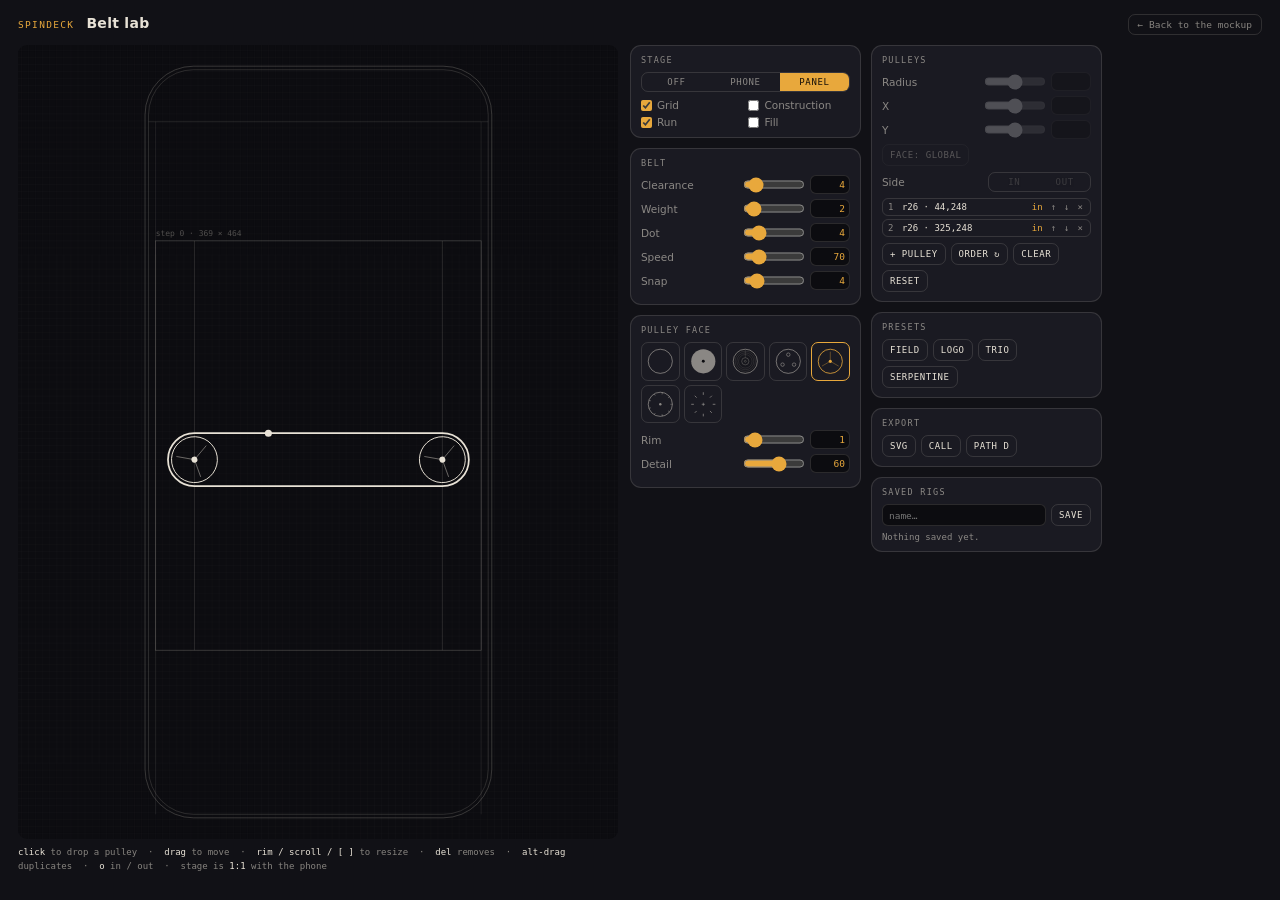
<file: belt-lab.html>
<!DOCTYPE html>
<html lang="en">
<head>
<meta charset="UTF-8">
<meta name="viewport" content="width=device-width, initial-scale=1.0">
<title>Spindeck · belt lab</title>
<!-- ============================================================
     BELT LAB — put pulleys down, the belt wraps them.
     NOT part of the mockup — a design tool, like dot-lab.html.
     Opened from the toolbar's "⌾ Belt" button, or directly.

     ⚠️ The solver is LOADED from belt.js, not copied in here, so
     there is exactly one SD_BELT to maintain — the same one the
     mix dial runs on (app.js `beltPath` is now SD_BELT.hull).

     ⚠️ THE STAGE IS 1:1 WITH THE PHONE. One unit here is one CSS
     pixel in the mockup, and the FRAME guide draws the real 393×852
     device around your work — so a pulley that looks right here is
     the size you type into screens.js. Do not rescale the stage
     without moving the frame constants with it.

     · Click empty space to drop a pulley, or press + PULLEY.
     · The belt is SD_BELT.taut — a rubber band round the wheels
       marked inside, in a plane where every wheel is solid. It works
       out the loop order, which way round each wheel it goes, and who
       it is touching at all. The list order does not affect it.
     · A pulley is INSIDE the loop (the belt wraps round it) or
       OUTSIDE it (it only presses against it — a notch, an S-bend).
       SIDE — In | Out — is the ONLY thing that decides. `o` flips it.
       ⚠️ NOTHING GUESSES. There was a classifier that worked the side
       out from position and it is gone; a wheel never changes what it
       is under your hand. Verified: an idler swept over 986 positions
       across the whole stage, side changed 0 times.
       An outside pulley KEEPS HOLD of the run it presses, however far
       past it you push — the belt is dragged along and the notch just
       gets deeper — and if you move it clear the belt goes and gets
       it. It is on the belt because you said so.
       ⚠️ Reaching a long way out means crossed tangents. That is a
       TANGLE, not an error: you asked for it and got it exactly. The
       Side control turns red and the note says how to resolve it —
       set it to In, or move it back over a run.
       ⚠️ The `out` and `off` labels report what the SOLVER did. A
       wheel the belt genuinely cannot take (it overlaps a neighbour)
       says so rather than being quietly re-wrapped.
     · Clear empties the stage; RESET puts every knob back too.
     · FOUR ways to size one: drag its rim, scroll over it, the
       Radius slider, or [ and ]. Every number can also be typed.
     · One DOT rides the belt — direction and speed at a glance.
     · Seven pulley FACES, global or per wheel, with Rim and Detail.
     · Save: named rigs in localStorage. WIP autosaves.
     · Export: SVG (serialised from the very nodes on screen, so it
       cannot drift), Call, Path d. With a frame on, coordinates come
       out RELATIVE TO IT, ready to paste.
     ============================================================ -->
<style>
  :root{
    --bg:#111116; --panel:#1a1a22; --ink:#e8e2d6; --ink-dim:rgba(232,226,214,.55);
    --gold:#e8a83c; --hair:rgba(232,226,214,.14); --bad:#e2564a; --stage:#0c0c10;
    --mono:"Space Mono","Cascadia Mono",Consolas,monospace;
    --sans:"DM Sans",system-ui,sans-serif;
  }
  *{ box-sizing:border-box; margin:0; }
  body{
    background:var(--bg); color:var(--ink); font-family:var(--sans);
    height:100vh; overflow:hidden; padding:14px 18px;
    display:flex; flex-direction:column; gap:10px;
  }
  header{ display:flex; align-items:baseline; gap:12px; flex-shrink:0; }
  h1{ font-size:14px; letter-spacing:.02em; }
  .eyebrow{ font-family:var(--mono); font-size:9.5px; text-transform:uppercase; letter-spacing:.14em; color:var(--gold); }
  .back{
    margin-left:auto; font-family:var(--mono); font-size:9.5px; text-decoration:none;
    color:var(--ink-dim); border:1px solid var(--hair); border-radius:7px; padding:4px 9px;
  }
  .back:hover{ color:var(--gold); border-color:var(--gold); }

  .lab{ display:flex; gap:12px; align-items:flex-start; min-height:0; flex:1; }
  .card{ background:var(--panel); border:1px solid var(--hair); border-radius:11px; padding:9px 10px; }
  .card h2{ font-family:var(--mono); font-size:8.5px; text-transform:uppercase; letter-spacing:.15em;
            color:var(--ink-dim); font-weight:400; margin-bottom:7px; }
  .card h2 em{ font-style:normal; color:var(--gold); }

  /* ⚠ The wrapper fixes the box and #stage matches the viewBox's aspect exactly
     — the pointer maths assumes the viewBox fills the box, so a letterboxed SVG
     would put every click in the wrong place. */
  /* ⚠ The WRAPPER carries the width, not the svg — otherwise the hint line's
     intrinsic width sizes the flex item and shoves the panel off screen. */
  .stage-wrap{ flex:0 0 auto; width:calc((100vh - 106px) * 0.7556); min-width:300px; }
  #stage{ display:block; width:100%; aspect-ratio:680/900;
          border-radius:9px; background:var(--stage); touch-action:none; cursor:crosshair; }
  .hint{ font-family:var(--mono); font-size:9px; color:var(--ink-dim); margin-top:6px; line-height:1.6; }
  .hint b{ color:var(--ink); font-weight:400; }

  /* Two balanced columns, so every setting is on screen at once. The body
     doesn't scroll — but on a short window the panel scrolls in place rather
     than being clipped out of reach. */
  .side{ column-count:2; column-gap:10px; width:472px; flex:0 0 472px;
         max-height:100%; overflow-y:auto; }
  .side .card{ break-inside:avoid; margin-bottom:10px; }

  .row{ display:flex; align-items:center; gap:5px; margin-bottom:5px; font-size:10.5px; }
  .row label{ flex:1; color:var(--ink-dim); }
  input[type=range]{ width:62px; accent-color:var(--gold); height:13px; }
  input[type=range]:disabled{ opacity:.3; }
  .num{
    width:40px; background:var(--stage); border:1px solid var(--hair); border-radius:6px;
    color:var(--gold); font-family:var(--mono); font-size:9.5px; padding:3px 4px; outline:none; text-align:right;
  }
  .num:focus{ border-color:var(--gold); }
  .num:disabled{ opacity:.35; }
  .num::-webkit-outer-spin-button, .num::-webkit-inner-spin-button{ -webkit-appearance:none; margin:0; }

  .seg{ display:flex; border:1px solid var(--hair); border-radius:7px; overflow:hidden; margin-bottom:7px; }
  .seg button{
    flex:1; padding:4px 0; background:none; border:none; cursor:pointer; color:var(--ink-dim);
    font-family:var(--mono); font-size:9px; text-transform:uppercase; letter-spacing:.07em;
  }
  .seg button.on{ background:var(--gold); color:#161009; }
  /* The Side segment sits IN a .row beside its label, so it gives up the
     block margin and takes the row's flexible half instead. */
  .seg--side{ flex:1; margin:0; }
  .seg--side button:disabled{ opacity:.3; cursor:default; }
  /* You asked for OUT and the belt could not do it — see the note under the
     list. Lit but red, so the control never quietly disagrees with the stage. */
  .seg--side button.on.warn{ background:var(--bad); color:#fff; }

  .chk{ display:flex; align-items:center; gap:5px; font-size:10.5px; color:var(--ink-dim); cursor:pointer; }
  .chk input{ accent-color:var(--gold); width:11px; height:11px; }
  .chks{ display:grid; grid-template-columns:1fr 1fr; gap:5px 6px; }

  .btn{
    padding:5px 7px; border-radius:7px; border:1px solid var(--hair); background:none;
    color:var(--ink); font-family:var(--mono); font-size:9px; cursor:pointer;
    text-transform:uppercase; letter-spacing:.06em;
  }
  .btn:hover{ border-color:var(--gold); color:var(--gold); }
  .btn:disabled{ opacity:.3; cursor:default; border-color:var(--hair); color:var(--ink); }
  .btns{ display:flex; gap:5px; flex-wrap:wrap; }

  /* ── face picker: every swatch draws itself with the real face code ── */
  #faces{ display:grid; grid-template-columns:repeat(5,1fr); gap:4px; margin-bottom:7px; }
  #faces button{
    aspect-ratio:1; border:1px solid var(--hair); border-radius:7px; background:none;
    cursor:pointer; padding:3px; color:var(--ink-dim);
  }
  #faces button.on{ border-color:var(--gold); color:var(--gold); }
  #faces button:hover{ color:var(--ink); }
  #faces svg{ width:100%; height:100%; display:block; }

  #list{ display:flex; flex-direction:column; gap:3px; max-height:104px; overflow:auto; }
  .w{
    display:flex; align-items:center; gap:4px; padding:3px 5px; border-radius:6px;
    border:1px solid var(--hair); font-family:var(--mono); font-size:9px; cursor:pointer;
  }
  .w.sel{ border-color:var(--gold); }
  .w.err{ border-color:var(--bad); }
  .w .n{ color:var(--ink-dim); width:10px; }
  .w .r{ flex:1; color:var(--ink); overflow:hidden; text-overflow:ellipsis; white-space:nowrap; }
  .w button{ background:none; border:none; color:var(--ink-dim); cursor:pointer; font-family:var(--mono); font-size:9px; padding:0 2px; }
  .w button:hover{ color:var(--gold); }
  .w button.pin{ color:var(--gold); }
  #err{ font-family:var(--mono); font-size:9px; color:var(--bad); margin-top:6px; display:none; line-height:1.55; }

  #saved{ display:flex; flex-wrap:wrap; gap:4px; margin-top:6px; }
  .chip{
    display:flex; align-items:center; gap:4px; padding:3px 6px; border-radius:6px;
    border:1px solid var(--hair); font-family:var(--mono); font-size:9px; cursor:pointer; color:var(--ink-dim);
  }
  .chip:hover{ border-color:var(--gold); color:var(--gold); }
  .chip span{ color:var(--bad); }
  .empty{ font-family:var(--mono); font-size:9px; color:var(--ink-dim); }
  #name{ flex:1; background:var(--stage); border:1px solid var(--hair); border-radius:6px; color:var(--ink);
         font-family:var(--mono); font-size:9.5px; padding:4px 6px; outline:none; min-width:0; }
  #name:focus{ border-color:var(--gold); }
  #toast{
    position:fixed; bottom:18px; left:50%; transform:translateX(-50%); background:var(--gold); color:#161009;
    font-family:var(--mono); font-size:10px; padding:6px 11px; border-radius:8px; z-index:9;
    opacity:0; transition:opacity .2s; pointer-events:none;
  }
  /* ⚠ Geometry probe. It must stay RENDERED — isPointInFill and getTotalLength
     both return nothing on a display:none element. */
  #probe{ position:absolute; width:1px; height:1px; opacity:0; pointer-events:none; left:-9999px; }
</style>
</head>
<body>

<header>
  <span class="eyebrow">Spindeck</span>
  <h1>Belt lab</h1>
  <a class="back" href="index.html">← Back to the mockup</a>
</header>

<div class="lab">

  <div class="stage-wrap">
    <svg id="stage" viewBox="0 0 680 900"></svg>
    <div class="hint">
      <b>click</b> to drop a pulley &nbsp;·&nbsp; <b>drag</b> to move &nbsp;·&nbsp;
      <b>rim / scroll / [ ]</b> to resize &nbsp;·&nbsp; <b>del</b> removes &nbsp;·&nbsp;
      <b>alt-drag</b> duplicates &nbsp;·&nbsp; <b>o</b> in / out &nbsp;·&nbsp;
      stage is <b>1:1</b> with the phone
    </div>
  </div>

  <div class="side">

    <div class="card">
      <h2>Stage</h2>
      <div class="seg" id="frame">
        <button data-f="off">Off</button>
        <button data-f="phone">Phone</button>
        <button data-f="panel" class="on">Panel</button>
      </div>
      <div class="chks">
        <label class="chk"><input type="checkbox" id="grid" checked> Grid</label>
        <label class="chk"><input type="checkbox" id="cons"> Construction</label>
        <label class="chk"><input type="checkbox" id="run" checked> Run</label>
        <label class="chk"><input type="checkbox" id="fill"> Fill</label>
      </div>
    </div>

    <div class="card">
      <h2>Belt</h2>
      <div class="row"><label>Clearance</label><input type="range" id="gap"  min="0"   max="40"  step="1"><input type="number" class="num" id="gapN"></div>
      <div class="row"><label>Weight</label>   <input type="range" id="wt"   min="0.5" max="24"  step="0.5"><input type="number" class="num" id="wtN"></div>
      <div class="row"><label>Dot</label>      <input type="range" id="dotR" min="0"   max="24"  step="0.5"><input type="number" class="num" id="dotRN"></div>
      <div class="row"><label>Speed</label>    <input type="range" id="spd"  min="0"   max="400" step="10"><input type="number" class="num" id="spdN"></div>
      <div class="row"><label>Snap</label>     <input type="range" id="snap" min="0"   max="32"  step="1"><input type="number" class="num" id="snapN"></div>
    </div>

    <div class="card">
      <h2>Pulley face</h2>
      <div id="faces"></div>
      <div class="row"><label>Rim</label>   <input type="range" id="rim" min="0.25" max="8"   step="0.25"><input type="number" class="num" id="rimN"></div>
      <div class="row"><label>Detail</label><input type="range" id="det" min="0"    max="100" step="5"><input type="number" class="num" id="detN"></div>
    </div>

    <div class="card">
      <h2>Pulleys <em id="selN"></em></h2>
      <div class="row"><label>Radius</label><input type="range" id="rad" min="4" max="200" step="1" disabled><input type="number" class="num" id="radN" disabled></div>
      <div class="row"><label>X</label><input type="range" id="px" min="-200" max="900" step="1" disabled><input type="number" class="num" id="pxN" disabled></div>
      <div class="row"><label>Y</label><input type="range" id="py" min="-200" max="900" step="1" disabled><input type="number" class="num" id="pyN" disabled></div>
      <div class="btns" style="margin-bottom:6px">
        <button class="btn" id="b-face" disabled>Face: global</button>
      </div>
      <!-- One click per state, no cycling: this is the control that decides
           whether the belt goes ROUND a pulley or only presses against it, and
           it overrules "Side follows position" for that wheel. -->
      <div class="row" style="margin-bottom:6px">
        <label>Side</label>
        <div class="seg seg--side" id="side">
          <button data-s="in"  title="The belt goes round it">In</button>
          <button data-s="out" title="The belt only presses against it — a notch">Out</button>
        </div>
      </div>
      <div id="list"></div>
      <div id="err"></div>
      <div class="btns" style="margin-top:6px">
        <button class="btn" id="b-add">+ Pulley</button>
        <button class="btn" id="b-order" title="Sort the list by bearing — numbering only, the belt is unaffected">Order ↻</button>
        <button class="btn" id="b-clear" title="Remove every pulley — settings stay">Clear</button>
        <button class="btn" id="b-reset" title="Back to the factory rig: settings, faces and all">Reset</button>
      </div>
    </div>

    <div class="card">
      <h2>Presets</h2>
      <div class="btns" id="presets">
        <button class="btn" data-p="field">Field</button>
        <button class="btn" data-p="logo">Logo</button>
        <button class="btn" data-p="trio">Trio</button>
        <button class="btn" data-p="serp">Serpentine</button>
      </div>
    </div>

    <div class="card">
      <h2>Export</h2>
      <div class="btns">
        <button class="btn" id="x-svg">SVG</button>
        <button class="btn" id="x-call">Call</button>
        <button class="btn" id="x-path">Path d</button>
      </div>
    </div>

    <div class="card">
      <h2>Saved rigs</h2>
      <div class="btns">
        <input id="name" placeholder="name…" spellcheck="false">
        <button class="btn" id="b-save">Save</button>
      </div>
      <div id="saved"></div>
    </div>

  </div>
</div>

<svg id="probe"><path id="probe-p"></path></svg>
<div id="toast"></div>

<script src="belt.js?v=1"></script>
<script>
/* ══════════════════════════════════════════════════════════════════════════
   A rig is a list of wheels plus the belt settings. Everything on screen is
   derived from it, and it is exactly what the export writes out.
   ══════════════════════════════════════════════════════════════════════════ */
const KEY = 'spindeck-belt-lab', LIB = 'spindeck-belt-rigs';
const INK = '#e8e2d6', GOLD = '#e8a83c', RED = '#e2564a', STAGE = '#0c0c10';
const TAU = Math.PI * 2;
const VW = 680, VH = 900;

/* ══════════════════════════════════════════════════════════════════════════
   THE PHONE, 1:1
   ══════════════════════════════════════════════════════════════════════════
   One stage unit is one CSS pixel in the mockup, so what you draw here is the
   size you type into screens.js. Traced from style.css (--pw/--ph/--pr/--sr)
   and the onboarding chrome in app.css:

     device 393×852, radius 55 · screen inset 4, radius 51 · status bar 59
     chrome above the panel: .ob-top 8+12=20, .ob-rail 14+32=46
     .ob-footer ≈ 118 · the step-0 plate is 369×464, centred in what is left

   ⚠ Resize the stage and these must move with it, or the guide quietly lies.
   ══════════════════════════════════════════════════════════════════════════ */
const PHONE  = { x: 144, y: 24, w: 393, h: 852, r: 55 };
const SCREEN = { x: 148, y: 28, w: 385, h: 844, r: 51 };
const APP_Y  = 87;                                   // SCREEN.y + 59 status bar
const PANEL  = { x: 156, y: 222, w: 369, h: 464 };   // step 0's plate, in place

const S = {
  wheels: [],            // { x, y, r, side, pin?, face? }   side: 1 in, -1 out
  frame: 'panel',
  gap: 4, wt: 2, dotR: 4, spd: 70, snap: 4, rim: 1, det: 60,
  face: 'spoke',
  run: true, grid: true, cons: false, fill: false,
  sel: -1, lastR: 28,
};

/* The factory rig. Snapshotted HERE, before the WIP autosave is merged in at
   boot, so Reset always has somewhere clean to get back to no matter what the
   last session left behind. */
const DEFAULTS = JSON.parse(JSON.stringify(S));

/* Presets are AT PHONE SCALE and sit inside the frame — that is the point of
   the guide. `field` is the real onboarding handle bubble: two equal pulleys on
   the plate's x=44 / x=325 rules at y=248, which is why both runs come out
   exactly level. */
const PRESETS = {
  field: [{ x: PANEL.x + 44, y: PANEL.y + 248, r: 26, side: 1 },
          { x: PANEL.x + 325, y: PANEL.y + 248, r: 26, side: 1 }],
  // The mark itself. Their shared BASELINE (300+88 = 366+22) is what makes the
  // bottom run horizontal — drag one up and watch it stop being.
  logo:  [{ x: 270, y: 300, r: 88, side: 1 }, { x: 440, y: 366, r: 22, side: 1 }],
  trio:  [{ x: 240, y: 300, r: 44, side: 1 }, { x: 440, y: 300, r: 44, side: 1 }, { x: 340, y: 460, r: 26, side: 1 }],
  /* An OUTSIDE pulley pressing in: the belt goes concave over it.
     ⚠ An idler STRADDLES the run it deflects, and which side its CENTRE falls
     is the whole thing. The top run here is at y = 520 - (52 + 4) = 464, so:
         centre ABOVE it   (444 < 464)  → it presses down. A dip.
         centre BELOW it   (470 > 464)  → it is just another inside pulley and
                                          the loop bulges UP to swallow it.
     The reach then sets how deep: dip = (y + r + gap) - run = 444+48-464 = 28,
     and its ceiling is r + gap, so a deeper notch needs a BIGGER idler, not a
     higher one. This preset has been wrong twice — check both sums after any
     rescale. */
  serp:  [{ x: 230, y: 520, r: 52, side: 1 }, { x: 340, y: 444, r: 44, side: -1 }, { x: 450, y: 520, r: 52, side: 1 }],
};

const svg = document.getElementById('stage');
const probe = document.getElementById('probe-p');
const NS = 'http://www.w3.org/2000/svg';
const $ = id => document.getElementById(id);
const el = (t, a) => { const n = document.createElementNS(NS, t); for (const k in a) n.setAttribute(k, a[k]); return n; };

/* What the solver found. `wrap` is keyed by wheel index and holds the side the
   belt ACTUALLY takes round that wheel — which is the solver's answer, not the
   `side` you asked for; a wheel with no entry is one the belt never reaches. */
let bad = [], off = [], tangle = [], wrap = {}, PATH = '', SPIN = 0, LAST = 0;

// Where frame-relative coordinates are measured from — also what the grid and
// the snap align to, so an 8 you count here is an 8 the app counts.
function origin() {
  if (S.frame === 'panel') return { x: PANEL.x, y: PANEL.y };
  if (S.frame === 'phone') return { x: SCREEN.x + 8, y: APP_Y };
  return { x: 0, y: 0 };
}

/* ══════════════════════════════════════════════════════════════════════════
   INSIDE OR OUTSIDE — YOU SAY. THERE IS NO GUESS.
   ══════════════════════════════════════════════════════════════════════════
   A pulley is INSIDE the loop (side +1, the belt wraps round its outside) or
   OUTSIDE it (side -1, it only presses against it — a notch, an S-bend), and
   the SIDE control is the only thing that decides. Every wheel carries `pin`,
   so `taut` treats every side as binding and never re-wraps one.

   ⚠ THERE WAS A `classify` HERE AND IT IS GONE — about eighty lines: contact
   acquisition, stickiness in both directions, a `cameFrom` WeakMap holding
   which side of the belt each wheel last came from, and a frozen contact band
   to tell "pushing in" from "pulling out". Every piece was added to fix a real
   complaint and every piece made the tool less predictable, because the same
   drag meant different things depending on history you could not see, and a
   wheel could change what it WAS under your hand. The Aphex string-and-pulley
   tool (https://aphex.makisoftware.com/) never guesses — "it is up to you to
   flip between IN and OUT to resolve tangles or create concave contours" — and
   it is right. A guess that is correct nine times out of ten is worse than no
   guess, because you have to check it every time.

   ⚠ DO NOT BRING IT BACK. If a rig is tedious to set up, the answer is a
   better control, not a cleverer inference.
   ══════════════════════════════════════════════════════════════════════════ */

/* ══════════════════════════════════════════════════════════════════════════
   PULLEY FACES
   ══════════════════════════════════════════════════════════════════════════
   Each face is (r, ink, det) -> [nodes], drawn about the ORIGIN; the caller
   translates and rotates it. Keeping them origin-relative is what lets the
   same code draw the picker's swatches AND the real thing, so a swatch can
   never drift from what it selects.

   `det` (0–1) is the Detail slider: how much of a face's optional furniture to
   draw. At 0 every face collapses toward a bare rim — the honest way to make
   one quiet, rather than adding a separate "simple" face for each.

   ⚠ Every face needs a mark that BREAKS ROTATIONAL SYMMETRY, or it looks dead
   while it spins. That is why `record` carries a lead-in groove: real record
   furniture is all concentric and would sit perfectly still.
   ══════════════════════════════════════════════════════════════════════════ */
const FACES = {
  ring: (r, ink) => [el('circle', { r: r, fill: 'none', stroke: ink, 'stroke-width': S.rim })],

  disc: (r, ink, det) => [
    el('circle', { r: r, fill: ink, stroke: 'none' }),
    ...(det > .2 ? [el('circle', { r: Math.max(1.2, r * .12), fill: STAGE, stroke: 'none' })] : []),
  ],

  record: (r, ink, det) => {
    const o = [el('circle', { r: r, fill: '#16161c', stroke: ink, 'stroke-width': S.rim })];
    [.84, .70, .56].forEach((k, i) => {
      if (det > .15 + i * .22) o.push(el('circle', { r: (r * k).toFixed(2), fill: 'none', stroke: ink, 'stroke-width': S.rim * .5, opacity: .45 }));
    });
    o.push(el('circle', { r: (r * .30).toFixed(2), fill: 'none', stroke: ink, 'stroke-width': S.rim * .7, opacity: .7 }));
    o.push(el('line', { x1: 0, y1: (-r * .30).toFixed(2), x2: 0, y2: (-r * .92).toFixed(2), stroke: ink, 'stroke-width': S.rim * .6, opacity: .5 }));
    o.push(el('circle', { r: Math.max(1.2, r * .07).toFixed(2), fill: STAGE, stroke: ink, 'stroke-width': S.rim * .5 }));
    return o;
  },

  /* The motor from the logo: three lightening holes on a bolt circle.
     ⚠ Detail drives their SIZE, never their count. Interpolating the count
     showed two of the three at mid-detail, which does not read as "less
     detail" — it reads as a bug. Three or none. */
  motor: (r, ink, det) => {
    const o = [el('circle', { r: r, fill: 'none', stroke: ink, 'stroke-width': S.rim })];
    if (det < .1) return o;
    const hr = Math.max(1.2, r * (.09 + det * .09));
    for (let i = 0; i < 3; i++) {
      const a = (-90 + i * 120) * Math.PI / 180;
      o.push(el('circle', {
        cx: (Math.cos(a) * r * .55).toFixed(2), cy: (Math.sin(a) * r * .55).toFixed(2),
        r: hr.toFixed(2), fill: 'none', stroke: ink, 'stroke-width': S.rim * .8,
      }));
    }
    if (det > .6) o.push(el('circle', { r: (r * .55).toFixed(2), fill: 'none', stroke: ink, 'stroke-width': S.rim * .4, opacity: .3 }));
    return o;
  },

  spoke: (r, ink, det) => {
    const o = [el('circle', { r: r, fill: 'none', stroke: ink, 'stroke-width': S.rim })];
    const n = Math.max(1, Math.round(1 + det * 4));
    for (let i = 0; i < n; i++) {
      const a = (-90 + i * 360 / n) * Math.PI / 180;
      o.push(el('line', {
        x1: 0, y1: 0, x2: (Math.cos(a) * r * .8).toFixed(2), y2: (Math.sin(a) * r * .8).toFixed(2),
        stroke: ink, 'stroke-width': S.rim * .8, opacity: .55,
      }));
    }
    o.push(el('circle', { r: Math.max(1.5, r * .13).toFixed(2), fill: ink, stroke: 'none' }));
    return o;
  },

  // Teeth left the belt, so this is where they went — and on a timing drive
  // the teeth belong to the sprocket anyway.
  sprocket: (r, ink, det) => {
    const o = [el('circle', { r: r, fill: 'none', stroke: ink, 'stroke-width': S.rim })];
    const n = Math.max(6, Math.round(TAU * r / 11)), d = r * (.10 + det * .12);
    for (let i = 0; i < n; i++) {
      const a = i * TAU / n;
      o.push(el('line', {
        x1: (Math.cos(a) * (r - d)).toFixed(2), y1: (Math.sin(a) * (r - d)).toFixed(2),
        x2: (Math.cos(a) * r).toFixed(2),       y2: (Math.sin(a) * r).toFixed(2),
        stroke: ink, 'stroke-width': S.rim * .8, opacity: .8,
      }));
    }
    o.push(el('circle', { r: Math.max(1.5, r * .1).toFixed(2), fill: ink, stroke: 'none' }));
    return o;
  },

  // Almost nothing: index marks at the quarters and a centre cross. For when
  // the belt is the drawing and a wheel only has to say where it is.
  open: (r, ink, det) => {
    const o = [], n = det > .5 ? 8 : 4, len = r * .22;
    for (let i = 0; i < n; i++) {
      const a = i * TAU / n;
      o.push(el('line', {
        x1: (Math.cos(a) * (r - len)).toFixed(2), y1: (Math.sin(a) * (r - len)).toFixed(2),
        x2: (Math.cos(a) * r).toFixed(2),         y2: (Math.sin(a) * r).toFixed(2),
        stroke: ink, 'stroke-width': S.rim,
      }));
    }
    const c = Math.max(2, r * .1);
    o.push(el('line', { x1: -c, y1: 0, x2: c, y2: 0, stroke: ink, 'stroke-width': S.rim * .8 }));
    o.push(el('line', { x1: 0, y1: -c, x2: 0, y2: c, stroke: ink, 'stroke-width': S.rim * .8 }));
    return o;
  },
};
const FACE_KEYS = Object.keys(FACES);

/* One wheel, placed and turned. ⚠ omega = v / r off ONE belt speed, so a small
   pulley visibly spins faster — that ratio IS the logo. The belt rides at
   r + clearance, so that is what sets omega, not r. */
function wheelNode(w, i, forExport) {
  const face = FACES[w.face] || FACES[S.face] || FACES.spoke;
  const near = bad.includes(i) || bad.includes((i - 1 + S.wheels.length) % S.wheels.length);
  const ink = forExport ? INK : (near ? RED : (i === S.sel ? GOLD : INK));
  // ⚠ Driven by the BELT, so an idler turns backwards and a wheel the belt
  // never reaches does not turn at all — the clearest tell that it is off it.
  const s = wrap[i];
  const rot = s === undefined ? 0 : (s < 0 ? -SPIN : SPIN) / Math.max(w.r + S.gap, 1) * 180 / Math.PI;
  // Backed off the belt: still a wheel, just not driven. Fade it so you can see
  // at a glance which idler stopped reaching.
  const g = el('g', { transform: 'translate(' + w.x + ' ' + w.y + ') rotate(' + rot.toFixed(2) + ')',
                      opacity: (!forExport && off.includes(i)) ? .32 : 1 });
  face(w.r, ink, S.det / 100).forEach(n => g.appendChild(n));
  return g;
}

/* ══════════════════════════════════════════════════════════════════════════
   Render. `build()` returns only the parts that belong in an export — belt,
   wheels — so the SVG export is provably the drawing you are looking at.
   ══════════════════════════════════════════════════════════════════════════ */
/* ══════════════════════════════════════════════════════════════════════════
   The belt is one call now — SD_BELT.taut, a rubber band round the wheels
   marked inside, in a plane where every wheel is solid.

   ⚠ Everything this file used to do to keep an outside pulley honest is GONE,
   because the solver cannot get those wrong: the SEATING (moving an idler to
   the list slot beside the run it presses), the SLACK pass, the stand-down
   fallback, and the list ORDER itself. `route` needed all of it because it
   drew whatever tangent your side flag implied and had no idea where the belt
   would really go. Don't reintroduce any of it here.
   ══════════════════════════════════════════════════════════════════════════ */
function solve() {
  const r = SD_BELT.taut(S.wheels, S.gap);
  bad = r.bad;                       // could not be honoured — re-wrapped or dropped
  tangle = r.tangle;                 // honoured exactly, and the belt crosses itself
  off = r.off;                       // not touching the belt at all
  wrap = {};                         // and, for those that are, which way round
  r.on.forEach(c => { wrap[c.i] = c.side; });
  return r.d;
}

function build(forExport) {
  const out = [];
  if (PATH) {
    if (S.fill) out.push(el('path', { d: PATH, fill: 'rgba(232,226,214,.06)', stroke: 'none' }));
    out.push(el('path', { d: PATH, fill: 'none', stroke: INK, 'stroke-width': S.wt, 'stroke-linejoin': 'round' }));
  }
  S.wheels.forEach((w, i) => out.push(wheelNode(w, i, forExport)));
  return out;
}

function drawFrame() {
  if (S.frame === 'off') return;
  const g = el('g', {});
  const line = (a, b, c, d, o) => g.appendChild(el('line', { x1: a, y1: b, x2: c, y2: d, stroke: INK, 'stroke-width': .75, opacity: o }));
  const box = (r, rad, o) => g.appendChild(el('rect', {
    x: r.x, y: r.y, width: r.w, height: r.h, rx: rad, fill: 'none', stroke: INK, 'stroke-width': .75, opacity: o }));

  box(PHONE, PHONE.r, .3);                                       // device
  box(SCREEN, 51, .22);                                          // glass
  line(SCREEN.x, APP_Y, SCREEN.x + SCREEN.w, APP_Y, .16);        // status bar
  // The 8px margin the progress belt and the plate both sit on.
  line(SCREEN.x + 8, APP_Y, SCREEN.x + 8, SCREEN.y + SCREEN.h, .12);
  line(SCREEN.x + SCREEN.w - 8, APP_Y, SCREEN.x + SCREEN.w - 8, SCREEN.y + SCREEN.h, .12);

  if (S.frame === 'panel') {
    box(PANEL, 0, .28);                                          // step 0's plate box
    line(PANEL.x + 44, PANEL.y, PANEL.x + 44, PANEL.y + PANEL.h, .2);    // the text column
    line(PANEL.x + 325, PANEL.y, PANEL.x + 325, PANEL.y + PANEL.h, .2);  // its mirror
    const t = el('text', { x: PANEL.x, y: PANEL.y - 6, fill: INK, 'font-size': 9, opacity: .3,
                           'font-family': 'Space Mono, monospace' });
    t.textContent = 'step 0 · 369 × 464';
    g.appendChild(t);
  }
  svg.appendChild(g);
}

function draw() {
  PATH = solve();
  svg.textContent = '';

  if (S.grid) {
    // Aligned to the frame, so the 8s you count here are the app's 8s.
    const o = origin(), g = el('g', {}), step = 8;
    for (let x = o.x % step; x <= VW; x += step) g.appendChild(el('line', { x1: x, y1: 0, x2: x, y2: VH, stroke: INK, 'stroke-width': .5, opacity: .035 }));
    for (let y = o.y % step; y <= VH; y += step) g.appendChild(el('line', { x1: 0, y1: y, x2: VW, y2: y, stroke: INK, 'stroke-width': .5, opacity: .035 }));
    svg.appendChild(g);
  }
  drawFrame();

  /* Construction: the circle the belt actually rides is the wheel PLUS the
     clearance — the number people forget when a belt looks loose. */
  if (S.cons) S.wheels.forEach(w => {
    svg.appendChild(el('circle', { cx: w.x, cy: w.y, r: w.r + S.gap, fill: 'none', stroke: GOLD, 'stroke-width': .6, opacity: .4 }));
    svg.appendChild(el('line', { x1: w.x - 7, y1: w.y, x2: w.x + 7, y2: w.y, stroke: GOLD, 'stroke-width': .6, opacity: .55 }));
    svg.appendChild(el('line', { x1: w.x, y1: w.y - 7, x2: w.x, y2: w.y + 7, stroke: GOLD, 'stroke-width': .6, opacity: .55 }));
  });

  const parts = build(false);
  const beltEl = parts.find(n => n.tagName === 'path' && n.getAttribute('fill') === 'none');
  parts.forEach(n => svg.appendChild(n));

  /* ONE dot riding the belt. ⚠ getPointAtLength needs an element that is
     already laid out, so this runs AFTER the append, never before. */
  if (S.dotR && beltEl && beltEl.getTotalLength) {
    const L = beltEl.getTotalLength();
    if (L) {
      const p = beltEl.getPointAtLength(((SPIN % L) + L) % L);
      svg.appendChild(el('circle', { cx: p.x.toFixed(2), cy: p.y.toFixed(2), r: S.dotR, fill: INK, stroke: 'none' }));
    }
  }

  /* ⚠ These read `wrap`, the side the belt ACTUALLY took, not `w.side`. Asking
     for outside and being outside are different things — a wheel nowhere near
     the belt is neither, and says so. */
  if (S.wheels.some((w, i) => wrap[i] !== 1)) S.wheels.forEach((w, i) => {
    const t = el('text', { x: w.x, y: w.y + w.r + 12, fill: 'rgba(232,226,214,.5)', 'font-size': 8.5,
                           'font-family': 'Space Mono, monospace', 'text-anchor': 'middle' });
    t.textContent = (i + 1) + (wrap[i] === -1 ? ' out' : wrap[i] === undefined ? ' off' : '');
    svg.appendChild(t);
  });

  /* Three things worth saying, and NOT "that pulley isn't touching" — a wheel
     off the belt is an ordinary state you can already see (faded, "off"). */
  const err = $('err');
  const say = (msg, col) => { err.style.display = 'block'; err.style.color = col; err.textContent = msg; };
  if (S.wheels.length && !S.wheels.some(w => w.side !== -1)) {
    say('Every pulley is outside — there is no loop for them to press on. Put at least two inside.', GOLD);
  } else if (!PATH && S.wheels.length > 1) {
    say('No belt over this rig.', '');
  } else if (tangle.length) {
    /* Not an error — you asked for it and you got it, exactly. The belt has
       crossed itself getting out to a pulley locked Out; flipping it to In,
       moving it back over a run, or shrinking it are all ways out, and which
       one is right is a design decision, not a solver's. */
    say('The belt crosses itself reaching pulley ' + tangle.map(i => i + 1).join(', ') +
        ' — it is set to Out, so the belt goes and gets it however far away it is. ' +
        'Set it to In, or move it back over a run, to untangle.', GOLD);
  } else if (bad.length) {
    /* ⚠ SAY WHY. These are wheels you asked to be OUTSIDE that the belt could
       not press against, so it went round them instead — and an override you
       cannot see is the worst kind. Two causes, and they need different
       answers, so name the one that applies. */
    const jammed = i => S.wheels.some((k, j) => j !== i &&
      Math.hypot(k.x - S.wheels[i].x, k.y - S.wheels[i].y) < k.r + S.wheels[i].r + 2 * S.gap);
    const names = bad.map(i => i + 1).join(', ');
    say('Pulley ' + names + ' could not press on the belt — it goes round it instead. ' +
        (bad.every(jammed)
          ? 'It overlaps a neighbour, so there is no gap to thread a belt through. Move it clear or shrink it.'
          : 'It is wider than the loop it sits in, so it holds both runs apart rather than pressing on one. ' +
            'Shrink it, or move it back over a single run.'), GOLD);
  } else err.style.display = 'none';
}

/* ⚠ THE PANEL IS NOT REDRAWN BY THE ANIMATION. `draw` is the stage and only the
   stage, because `tick` calls it on every frame the belt is turning — and the
   panel rebuild used to be on the end of it, so `renderSelected` was writing
   `radN.value` sixty times a second straight over whatever you were typing in
   it. Every keystroke landed and was immediately overwritten, with the caret
   thrown to the end. Anything that changes STATE calls `paint`; the spin calls
   `draw`. */
function paint() { draw(); renderList(); renderSelected(); }

function renderFaces() {
  const box = $('faces');
  box.innerHTML = '';
  FACE_KEYS.forEach(k => {
    const b = document.createElement('button');
    b.title = k;
    b.className = S.face === k ? 'on' : '';
    const s = document.createElementNS(NS, 'svg');
    s.setAttribute('viewBox', '-19 -19 38 38');
    FACES[k](15, 'currentColor', S.det / 100).forEach(n => s.appendChild(n));
    b.appendChild(s);
    b.onclick = () => { S.face = k; renderFaces(); commit(); };
    box.appendChild(b);
  });
}

function renderList() {
  const L = $('list');
  L.innerHTML = '';
  if (!S.wheels.length) { L.innerHTML = '<div class="empty">No pulleys — click the stage.</div>'; return; }
  const o = origin();
  S.wheels.forEach((w, i) => {
    const d = document.createElement('div');
    d.className = 'w' + (i === S.sel ? ' sel' : '') + (bad.includes(i) ? ' err' : '');
    d.innerHTML =
      '<span class="n">' + (i + 1) + '</span>' +
      '<span class="r">r' + w.r + ' · ' + (w.x - o.x) + ',' + (w.y - o.y) + (w.face ? ' · ' + w.face : '') + '</span>' +
      '<button class="' + (w.pin ? 'pin' : '') + '" title="Inside / outside — click to pin">' +
        (wrap[i] === -1 ? 'out' : wrap[i] === undefined ? 'off' : 'in') + '</button>' +
      '<button title="Earlier">↑</button><button title="Later">↓</button><button title="Delete">×</button>';
    const b = d.querySelectorAll('button');
    d.onclick = () => { S.sel = i; paint(); };
    b[0].onclick = e => { e.stopPropagation(); cycleSide(w); };
    b[1].onclick = e => { e.stopPropagation(); reorder(i, -1); };
    b[2].onclick = e => { e.stopPropagation(); reorder(i, +1); };
    b[3].onclick = e => { e.stopPropagation(); S.wheels.splice(i, 1); S.sel = -1; commit(); };
    L.appendChild(d);
  });
}
/* auto → pinned OUTSIDE → pinned inside → auto.
   ⚠ Outside comes FIRST on purpose. The old cycle went auto → pinned inside
   first, and since auto almost always says "inside" already, the first press
   changed nothing you could see — the button looked broken and you gave up
   before reaching the state you actually wanted. Outside is the reason anyone
   touches this control, so it is one press away. */
const sideState = w => !w ? '' : (w.side === -1 ? 'out' : 'in');
// In ↔ Out. Two states, because there are two.
function cycleSide(w) { w.side = w.side === -1 ? 1 : -1; commit(); }
function reorder(i, dir) {
  const j = i + dir; if (j < 0 || j >= S.wheels.length) return;
  const t = S.wheels[i]; S.wheels[i] = S.wheels[j]; S.wheels[j] = t;
  S.sel = j; commit();
}

function renderSelected() {
  const w = S.wheels[S.sel], o = origin();
  $('selN').textContent = w ? '· ' + (S.sel + 1) : '';
  ['rad', 'radN', 'px', 'pxN', 'py', 'pyN'].forEach(k => { $(k).disabled = !w; });
  $('b-face').disabled = !w;
  document.querySelectorAll('#side button').forEach(b => {
    b.disabled = !w;
    const on = sideState(w) === b.dataset.s;
    b.classList.toggle('on', on);
    b.classList.toggle('warn', on && b.dataset.s === 'out' && (bad.includes(S.sel) || tangle.includes(S.sel)));
  });
  if (w) {
    put($('rad'), Math.min(200, w.r)); put($('radN'), w.r);
    put($('px'), w.x - o.x);            put($('pxN'), w.x - o.x);
    put($('py'), w.y - o.y);            put($('pyN'), w.y - o.y);
  } else {
    ['radN', 'pxN', 'pyN'].forEach(k => put($(k), ''));
  }
  $('b-face').textContent = 'Face: ' + (w && w.face ? w.face : 'global');
}

/* ── Pointer ───────────────────────────────────────────────────────────── */
// Snap runs OFF THE FRAME ORIGIN, so an 8 here is an 8 in the app.
function snapX(v) { const o = origin().x; return S.snap ? o + Math.round((v - o) / S.snap) * S.snap : Math.round(v); }
function snapY(v) { const o = origin().y; return S.snap ? o + Math.round((v - o) / S.snap) * S.snap : Math.round(v); }
function at(e) {
  const b = svg.getBoundingClientRect();
  return { x: (e.clientX - b.left) * VW / b.width, y: (e.clientY - b.top) * VH / b.height };
}
function hit(p) {
  for (let i = S.wheels.length - 1; i >= 0; i--) {
    const w = S.wheels[i], d = Math.hypot(p.x - w.x, p.y - w.y);
    // ⚠ Scale the rim band to the wheel — a fixed band makes a small pulley all rim.
    const band = Math.min(9, Math.max(3, w.r * .35));
    if (Math.abs(d - w.r) < band) return { i: i, part: 'rim' };
    if (d < w.r) return { i: i, part: 'body' };
  }
  return null;
}
/* A new wheel goes in beside the one it lands nearest. For a route that matters
   — dropping an idler between two wheels has to land BETWEEN them in the list,
   or the belt tries to reach it from the far side of the rig. */
/* ⚠ APPENDED, not inserted beside the nearest wheel. That insertion existed to
   seat a new pulley correctly in `route`'s ORDERED loop; `taut` works the order
   out for itself, so all it did was renumber the list under you every time you
   dropped something. A new pulley goes on the end and keeps its number.
   ⚠ Pinned: a new pulley is an INSIDE pulley because you put it there. */
function addAt(x, y) {
  const w = { x: x, y: y, r: S.lastR, side: 1, pin: true };
  S.wheels.push(w);
  S.sel = S.wheels.length - 1;
  commit();
  return w;
}
let drag = null;
svg.addEventListener('pointerdown', e => {
  const p = at(e), h = hit(p);
  /* ⚠ Placing hands straight over to the drag, so one gesture drops the pulley
     AND positions it. It used to return here, which meant every new pulley
     landed where you clicked and then had to be found and grabbed again — and
     if you had moved at all while clicking, it stayed put and you were dragging
     nothing. */
  if (!h) {
    const w = addAt(snapX(p.x), snapY(p.y));
    drag = { part: 'body', dx: p.x - w.x, dy: p.y - w.y };
    svg.setPointerCapture(e.pointerId);
    return;
  }
  S.sel = h.i;
  if (e.altKey && h.part === 'body') {
    S.wheels.splice(h.i + 1, 0, Object.assign({}, S.wheels[h.i]));
    S.sel = h.i + 1;
  }
  const w = S.wheels[S.sel];
  drag = { part: h.part, dx: p.x - w.x, dy: p.y - w.y };
  svg.setPointerCapture(e.pointerId);
  paint();
});
svg.addEventListener('pointermove', e => {
  if (!drag) return;
  const p = at(e), w = S.wheels[S.sel]; if (!w) return;
  if (drag.part === 'body') { w.x = snapX(p.x - drag.dx); w.y = snapY(p.y - drag.dy); }
  else { const k = S.snap || 1; w.r = Math.max(4, Math.round(Math.hypot(p.x - w.x, p.y - w.y) / k) * k); S.lastR = w.r; }
  commit();
});
addEventListener('pointerup', () => { drag = null; });
svg.addEventListener('wheel', e => {
  const h = hit(at(e)); if (!h) return;
  e.preventDefault();
  const w = S.wheels[h.i];
  w.r = Math.max(4, w.r - Math.sign(e.deltaY) * (S.snap || 2));
  S.sel = h.i; S.lastR = w.r; commit();
}, { passive: false });

addEventListener('keydown', e => {
  if (/input|select|textarea/i.test(e.target.tagName)) return;
  const w = S.wheels[S.sel]; if (!w) return;
  const k = S.snap || 1;
  // `o` is the Side control on the keyboard — an idler is one keystroke away.
  if (e.key === 'o' || e.key === 'O') { e.preventDefault(); cycleSide(w); return; }
  if (e.key === 'Backspace' || e.key === 'Delete') { S.wheels.splice(S.sel, 1); S.sel = -1; }
  else if (e.key === 'ArrowLeft')  w.x -= k;
  else if (e.key === 'ArrowRight') w.x += k;
  else if (e.key === 'ArrowUp')    w.y -= k;
  else if (e.key === 'ArrowDown')  w.y += k;
  else if (e.key === '[')          { w.r = Math.max(4, w.r - k); S.lastR = w.r; }
  else if (e.key === ']')          { w.r += k; S.lastR = w.r; }
  else return;
  e.preventDefault(); commit();
});

/* ── Controls ──────────────────────────────────────────────────────────── */
/* Every number is a slider AND a field — type it or drag it, both write the
   same state. The field clamps but does not rewrite what you are typing, so
   "1" on its way to "12" survives. */
/* ⚠ Writing to an input while it has focus resets the caret to the end, so a
   field that is written back on every commit cannot be typed in — you get one
   character, then the cursor jumps. Leave the focused one alone: it is already
   showing exactly what was typed, and every other view of the value updates. */
const put = (el, v) => { if (el !== document.activeElement) el.value = v; };

function bindNum(k, apply) {
  const r = $(k), n = $(k + 'N'), lo = +r.min, hi = +r.max;
  r.oninput = () => apply(Math.max(lo, Math.min(hi, +r.value)));
  /* ⚠ While typing, apply only a value that is ALREADY legal. Clamping a
     half-typed "1" on its way to "12" up to the minimum was the other half of
     the glitch: the wheel jumped to a size nobody asked for and that size was
     then written back over the "1". Out of range simply waits. */
  n.oninput = () => { const v = parseFloat(n.value); if (!isNaN(v) && v >= lo && v <= hi) apply(v); };
  // Blur or Enter settles it — clamp the text, and commit what it now says.
  n.onchange = () => {
    const v = parseFloat(n.value);
    const c = isNaN(v) ? lo : Math.max(lo, Math.min(hi, v));
    n.value = c; apply(c);
  };
}
['gap', 'wt', 'dotR', 'spd', 'snap', 'rim', 'det'].forEach(k => bindNum(k, v => {
  S[k] = v; put($(k), v); put($(k + 'N'), v);
  if (k === 'rim' || k === 'det') renderFaces();
  commit();
}));
bindNum('rad', v => { const w = S.wheels[S.sel]; if (!w) return; w.r = v; S.lastR = v; commit(); });
bindNum('px',  v => { const w = S.wheels[S.sel]; if (!w) return; w.x = origin().x + v; commit(); });
bindNum('py',  v => { const w = S.wheels[S.sel]; if (!w) return; w.y = origin().y + v; commit(); });

['run', 'grid', 'cons', 'fill'].forEach(k => { $(k).onchange = e => { S[k] = e.target.checked; commit(); }; });
function syncFrame() { document.querySelectorAll('#frame button').forEach(b => b.classList.toggle('on', b.dataset.f === S.frame)); }
document.querySelectorAll('#frame button').forEach(b => b.onclick = () => { S.frame = b.dataset.f; syncFrame(); commit(); });

document.querySelectorAll('#side button').forEach(b => b.onclick = () => {
  const w = S.wheels[S.sel]; if (!w) return;
  w.side = b.dataset.s === 'out' ? -1 : 1;
  commit();
});
// Cycle: global → each face in turn → back to global.
$('b-face').onclick = () => {
  const w = S.wheels[S.sel]; if (!w) return;
  const i = w.face ? FACE_KEYS.indexOf(w.face) + 1 : 0;
  w.face = i >= FACE_KEYS.length ? null : FACE_KEYS[i];
  commit();
};
$('b-add').onclick = () => {
  const o = origin();
  addAt(o.x + 44 + (S.wheels.length % 4) * 72, o.y + 200 + Math.floor(S.wheels.length / 4) * 72);
};
/* Sort the LIST by bearing from the centroid, so the numbers on the stage run
   round the rig instead of in the order you happened to drop them.
   ⚠ It no longer changes the belt by a pixel — `taut` works the loop out for
   itself. It used to be the way out of a tangled route, and that is why it is
   worth keeping the note: there is nothing left to untangle. */
$('b-order').onclick = () => {
  if (S.wheels.length < 3) return;
  const cx = S.wheels.reduce((s, w) => s + w.x, 0) / S.wheels.length;
  const cy = S.wheels.reduce((s, w) => s + w.y, 0) / S.wheels.length;
  const sel = S.wheels[S.sel];
  S.wheels.sort((a, b) => Math.atan2(a.y - cy, a.x - cx) - Math.atan2(b.y - cy, b.x - cx));
  S.sel = sel ? S.wheels.indexOf(sel) : -1; commit();
};
$('b-clear').onclick = () => { S.wheels = []; S.sel = -1; commit(); };
/* Reset ≠ Clear. Clear empties the stage and leaves your settings alone; Reset
   puts EVERY knob back — clearance, weight, dot, speed, snap, face, rim,
   detail, frame, the checkboxes — and reloads the default rig. Saved rigs are
   untouched: this drops the WIP, not your library. */
$('b-reset').onclick = () => {
  Object.assign(S, JSON.parse(JSON.stringify(DEFAULTS)));
  S.wheels = PRESETS.field.map(w => Object.assign({ pin: true }, w));
  S.sel = -1;
  try { localStorage.removeItem(KEY); } catch (e) {}
  syncInputs(); syncFrame(); renderFaces(); commit();
  toast('Reset');
};
document.querySelectorAll('#presets button').forEach(b => b.onclick = () => {
  /* ⚠ PINNED. These used to load unpinned, as a live check that the classifier
     derived the authored sides — a good test while auto ran everything, and the
     wrong contract now that it does not. A preset's sides are authored, so they
     are set, not guessed at. */
  S.wheels = PRESETS[b.dataset.p].map(w => Object.assign({ pin: true }, w));
  S.sel = -1; commit();
});

/* ── Export ────────────────────────────────────────────────────────────── */
function bounds() {
  let a = Infinity, b = Infinity, c = -Infinity, d = -Infinity;
  S.wheels.forEach(w => {
    const r = w.r + S.gap + S.wt / 2;
    a = Math.min(a, w.x - r); b = Math.min(b, w.y - r);
    c = Math.max(c, w.x + r); d = Math.max(d, w.y + r);
  });
  return { x: Math.floor(a - 2), y: Math.floor(b - 2), w: Math.ceil(c - a + 4), h: Math.ceil(d - b + 4) };
}
$('x-svg').onclick = () => {
  if (!S.wheels.length) return toast('Nothing to copy');
  const B = bounds();
  /* Serialise the SAME nodes the stage draws, with the selection colour forced
     off, so what you copy cannot drift from what you see. Ink becomes
     currentColor, so the mark takes its colour from wherever you paste it. */
  const body = build(true).map(n => n.outerHTML).join('\n  ').split(INK).join('currentColor');
  copy('<svg viewBox="' + B.x + ' ' + B.y + ' ' + B.w + ' ' + B.h + '" xmlns="http://www.w3.org/2000/svg">\n  ' + body + '\n</svg>');
};
$('x-path').onclick = () => { PATH ? copy(PATH) : toast('Nothing to copy'); };
$('x-call').onclick = () => {
  if (!S.wheels.length) return toast('Nothing to copy');
  // Frame-relative, so the numbers drop straight into the screen you drew for.
  /* ⚠ Emit the solver the STAGE ran. A rig with every wheel inside draws the
     same under `hull`, which is cheaper and returns the path itself — so that
     is what a plain rig exports; anything with an idler needs `taut`, whose
     order-independence is the whole point and whose result is an object. */
  const o = origin(), out = S.wheels.some(w => w.side === -1);
  const head = S.frame === 'off' ? '' :
    '// ' + S.frame + ' coords — origin (' + o.x + ', ' + o.y + ') on the lab stage\n';
  const list = S.wheels.map(w =>
    '  { x: ' + (w.x - o.x) + ', y: ' + (w.y - o.y) + ', r: ' + w.r + (out ? ', side: ' + w.side : '') + ' },').join('\n');
  copy(head + 'SD_BELT.' + (out ? 'taut' : 'hull') + '([\n' + list + '\n], ' + S.gap + ')' + (out ? '.d' : ''));
};
function copy(t) { navigator.clipboard.writeText(t).then(() => toast('Copied'), () => toast('Copy failed')); }
let tid;
function toast(m) {
  const t = $('toast');
  t.textContent = m; t.style.opacity = 1;
  clearTimeout(tid); tid = setTimeout(() => { t.style.opacity = 0; }, 1100);
}

/* ── Saved rigs ────────────────────────────────────────────────────────── */
const RIG_KEYS = ['frame', 'gap', 'wt', 'dotR', 'rim', 'det', 'face'];
function rigs() { try { return JSON.parse(localStorage.getItem(LIB)) || {}; } catch (e) { return {}; } }
$('b-save').onclick = () => {
  const i = $('name'), n = i.value.trim();
  if (!n) return toast('Name it first');
  const all = rigs(), rec = { wheels: S.wheels };
  RIG_KEYS.forEach(k => rec[k] = S[k]);
  all[n] = rec;
  localStorage.setItem(LIB, JSON.stringify(all));
  i.value = ''; renderSaved(); toast('Saved');
};
function renderSaved() {
  const all = rigs(), box = $('saved'), keys = Object.keys(all);
  box.innerHTML = '';
  if (!keys.length) { box.innerHTML = '<div class="empty">Nothing saved yet.</div>'; return; }
  keys.forEach(k => {
    const c = document.createElement('div');
    c.className = 'chip'; c.innerHTML = k + ' <span>×</span>';
    c.onclick = () => {
      const r = all[k];
      S.wheels = r.wheels.map(w => Object.assign({}, w));
      RIG_KEYS.forEach(n => { if (r[n] !== undefined) S[n] = r[n]; });
      S.sel = -1; syncInputs(); syncFrame(); renderFaces(); commit();
    };
    c.querySelector('span').onclick = e => {
      e.stopPropagation();
      const a = rigs(); delete a[k];
      localStorage.setItem(LIB, JSON.stringify(a)); renderSaved();
    };
    box.appendChild(c);
  });
}

/* ── Boot + loop ───────────────────────────────────────────────────────── */
function syncInputs() {
  ['gap', 'wt', 'dotR', 'spd', 'snap', 'rim', 'det'].forEach(k => { put($(k), S[k]); put($(k + 'N'), S[k]); });
  ['run', 'grid', 'cons', 'fill'].forEach(k => { $(k).checked = S[k]; });
}
function commit() { paint(); try { localStorage.setItem(KEY, JSON.stringify(S)); } catch (e) {} }
function tick(t) {
  const dt = LAST ? Math.min(64, t - LAST) / 1000 : 0; LAST = t;
  if (S.run && S.spd && PATH) { SPIN += S.spd * dt; draw(); }
  requestAnimationFrame(tick);
}

try {
  const saved = JSON.parse(localStorage.getItem(KEY));
  if (saved && saved.wheels) {
    Object.assign(S, saved, { sel: -1 });
    /* ⚠ MIGRATE. The WIP autosave is the whole of `S`, so a session saved while
       the classifier existed restores `auto: true` and a set of UNPINNED wheels
       — which quietly turned the guessing back on for anyone who had ever used
       the lab before, and made "the default is off now" a change they could not
       see. Whatever is loaded, every wheel keeps the side it was saved with and
       nothing is allowed to reinterpret it. */
    delete S.auto;
    S.wheels.forEach(w => { w.pin = true; });
  }
} catch (e) {}
if (!FACES[S.face]) S.face = 'spoke';
if (!S.wheels.length) S.wheels = PRESETS.field.map(w => Object.assign({ pin: true }, w));
syncInputs(); syncFrame(); renderFaces(); renderSaved(); commit();
requestAnimationFrame(tick);
</script>
</body>
</html>
</file>
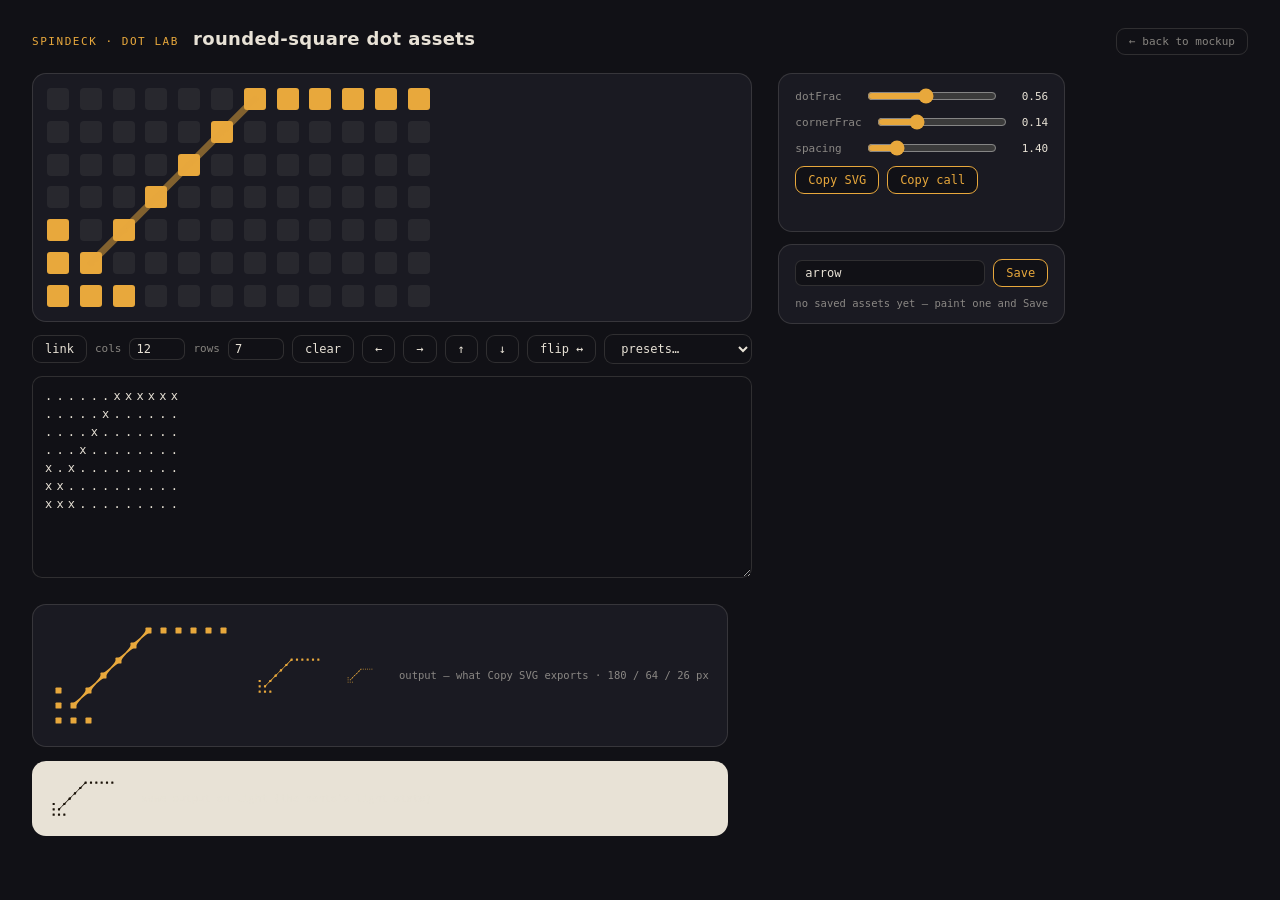
<file: dot-lab.html>
<!DOCTYPE html>
<html lang="en">
<head>
<meta charset="UTF-8">
<meta name="viewport" content="width=device-width, initial-scale=1.0">
<title>Spindeck · dot lab</title>
<!-- ============================================================
     DOT LAB — standalone playground for the Spindeck dot language
     (rounded-square dot matrix: dot = 56% of cell, corner = 14% of
     dot). NOT part of the mockup — a design tool. Opened from the
     toolbar's "◌ Dots" button, or directly.

     ⚠️ The generator is LOADED from dots.js, not copied in here, so
     there is exactly one SD_DOTS to maintain. (The marketing site's
     copy of this lab inlines it instead, because that page has to
     work standalone; this one sits next to dots.js.)

     · Paint: click/drag toggles cells.
     · Links: toggle "link" mode, then click the handles that appear
       between neighbouring dots (orthogonal + diagonal) to melt that
       pair together with a surface-tension bridge. Per-pair — you
       choose which connect and which stay separate.
     · Spacing: pitch multiplier — adds air between dots without
       changing dot size.
     · Save: named assets in localStorage (chips below the export
       panel — click to load, × to delete). Work-in-progress is
       autosaved and restored on reopen.
     · Export: Copy SVG (drop into markup) or Copy call (a ready
       SD_DOTS.svg([...], {...}) snippet for the mockup).
     ============================================================ -->
<style>
  :root{
    --bg:#111116; --panel:#1a1a22; --ink:#e8e2d6; --ink-dim:rgba(232,226,214,.55);
    --gold:#e8a83c; --hair:rgba(232,226,214,.14);
    --mono:"Space Mono","Cascadia Mono",Consolas,monospace;
    --sans:"DM Sans",system-ui,sans-serif;
  }
  *{ box-sizing:border-box; margin:0; }
  body{
    background:var(--bg); color:var(--ink); font-family:var(--sans);
    min-height:100vh; padding:28px 32px; display:flex; flex-direction:column; gap:18px;
  }
  header{ display:flex; align-items:baseline; gap:14px; }
  h1{ font-size:18px; letter-spacing:.02em; }
  .eyebrow{ font-family:var(--mono); font-size:11px; text-transform:uppercase; letter-spacing:.14em; color:var(--gold); }
  .back{
    margin-left:auto; font-family:var(--mono); font-size:11px; text-decoration:none;
    color:var(--ink-dim); border:1px solid var(--hair); border-radius:9px; padding:6px 12px;
    transition:color .15s, border-color .15s;
  }
  .back:hover{ color:var(--gold); border-color:var(--gold); }
  .lab{ display:flex; gap:26px; flex-wrap:wrap; align-items:flex-start; }
  .col{ display:flex; flex-direction:column; gap:12px; }

  /* ── paint grid ── */
  .grid-wrap{ background:var(--panel); border:1px solid var(--hair); border-radius:14px; padding:14px; }
  #grid{ position:relative; display:grid; gap:2px; user-select:none; touch-action:none; width:max-content; }
  #grid .c{
    width:22px; height:22px; border-radius:4px; cursor:crosshair;
    background:rgba(232,226,214,.07);
  }
  #grid .c.on{ background:var(--gold); border-radius:3px; }
  #grid.linking .c{ cursor:default; }
  #grid.linking .c.on{ background:rgba(232,168,60,.45); }   /* dim dots → handles pop */
  .h{
    position:absolute; width:12px; height:12px; border-radius:50%;
    transform:translate(-50%,-50%); z-index:2; cursor:pointer;
    border:1.5px solid rgba(232,168,60,.45); background:rgba(17,17,22,.75);
  }
  .h:hover{ border-color:var(--gold); }
  .h.on{ background:var(--gold); border-color:var(--gold); }
  .link-layer{ position:absolute; left:0; top:0; pointer-events:none; z-index:1; overflow:visible; }
  .link-layer line{ stroke:rgba(232,168,60,.5); stroke-width:7; stroke-linecap:round; }
  .grid-tools{ display:flex; gap:8px; flex-wrap:wrap; align-items:center; }

  /* ── controls ── */
  .panel{ background:var(--panel); border:1px solid var(--hair); border-radius:14px; padding:14px 16px; display:flex; flex-direction:column; gap:10px; min-width:250px; }
  label{ font-family:var(--mono); font-size:11px; color:var(--ink-dim); display:flex; align-items:center; gap:8px; justify-content:space-between; }
  label b{ color:var(--ink); font-weight:400; min-width:4ch; text-align:right; }
  input[type=range]{ width:130px; accent-color:var(--gold); }
  input[type=number]{ width:56px; background:var(--bg); color:var(--ink); border:1px solid var(--hair); border-radius:7px; padding:3px 6px; font-family:var(--mono); font-size:12px; }
  input[type=text]{ flex:1; background:var(--bg); color:var(--ink); border:1px solid var(--hair); border-radius:7px; padding:5px 9px; font-family:var(--mono); font-size:12px; min-width:0; }
  button, select{
    font-family:var(--mono); font-size:12px; color:var(--ink); background:var(--bg);
    border:1px solid var(--hair); border-radius:9px; padding:6px 12px; cursor:pointer;
  }
  button:hover{ border-color:var(--gold); color:var(--gold); }
  button.primary{ border-color:var(--gold); color:var(--gold); }
  button.toggled{ background:var(--gold); border-color:var(--gold); color:#1a1208; }
  textarea{
    background:var(--bg); color:var(--ink); border:1px solid var(--hair); border-radius:10px;
    font-family:var(--mono); font-size:12px; line-height:1.5; letter-spacing:.35em;
    padding:10px 12px; min-width:250px; resize:both; white-space:pre;
  }

  /* ── library ── */
  .lib{ display:flex; flex-wrap:wrap; gap:6px; }
  .chip{
    display:inline-flex; align-items:center; gap:2px;
    border:1px solid var(--hair); border-radius:999px; overflow:hidden;
  }
  .chip button{ border:none; border-radius:0; background:none; padding:4px 4px 4px 12px; }
  .chip .del{ padding:4px 10px 4px 4px; color:var(--ink-dim); }
  .chip .del:hover{ color:#e6484d; }
  .lib-empty{ font-family:var(--mono); font-size:10.5px; color:var(--ink-dim); }

  /* ── previews ── */
  .previews{ display:flex; flex-direction:column; gap:14px; }
  .stage{ background:var(--panel); border:1px solid var(--hair); border-radius:14px; padding:18px; display:flex; align-items:center; gap:26px; color:var(--gold); }
  .stage svg{ display:block; }
  .stage .big svg{ width:180px; height:auto; }
  .stage .mid svg{ width:64px;  height:auto; }
  .stage .tiny svg{ width:26px; height:auto; }
  .stage-note{ font-family:var(--mono); font-size:10.5px; color:var(--ink-dim); }
  .onlight{ background:#e8e2d6; color:#1a1208; }
  .msg{ font-family:var(--mono); font-size:11px; color:var(--gold); min-height:1.2em; }
</style>
</head>
<body>
<header>
  <span class="eyebrow">spindeck · dot lab</span>
  <h1>rounded-square dot assets</h1>
  <!-- The toolbar opens this in a new tab, but the lab is just as often reached
       directly — without this there's no way back to the mockup. Closes the tab
       when it WAS opened from there (window.opener set), otherwise navigates. -->
  <a class="back" href="index.html" id="back">← back to mockup</a>
</header>

<div class="lab">

  <!-- paint grid -->
  <div class="col">
    <div class="grid-wrap"><div id="grid"></div></div>
    <div class="grid-tools">
      <button id="linkMode" title="click the handles between neighbouring dots to melt them together">link</button>
      <label>cols <input type="number" id="cols" min="1" max="32" value="12"></label>
      <label>rows <input type="number" id="rows" min="1" max="32" value="8"></label>
      <button id="clear">clear</button>
      <button id="shiftL">←</button><button id="shiftR">→</button>
      <button id="shiftU">↑</button><button id="shiftD">↓</button>
      <button id="flipX">flip ↔</button>
      <!-- Options are filled from PRESETS at boot — don't hardcode them here or
           the list silently drifts from the object. -->
      <select id="preset">
        <option value="">presets…</option>
      </select>
    </div>
    <textarea id="pattern" rows="10" cols="18" spellcheck="false"></textarea>
  </div>

  <!-- geometry + export + library -->
  <div class="col">
    <div class="panel">
      <label>dotFrac <input type="range" id="dotFrac" min="0.2" max="1" step="0.02" value="0.56"><b id="dotFracV">0.56</b></label>
      <label>cornerFrac <input type="range" id="cornerFrac" min="0" max="0.5" step="0.02" value="0.14"><b id="cornerFracV">0.14</b></label>
      <label>spacing <input type="range" id="spacing" min="1" max="3" step="0.05" value="1.4"><b id="spacingV">1.40</b></label>
      <div class="grid-tools">
        <button class="primary" id="copySvg">Copy SVG</button>
        <button class="primary" id="copyPat">Copy call</button>
      </div>
      <div class="msg" id="msg"></div>
    </div>
    <div class="panel">
      <div class="grid-tools" style="flex-wrap:nowrap">
        <input type="text" id="assetName" placeholder="asset name…" spellcheck="false">
        <button class="primary" id="saveBtn">Save</button>
      </div>
      <div class="lib" id="library"></div>
    </div>
  </div>

  <!-- live previews -->
  <div class="col previews">
    <div class="stage">
      <span class="big"  id="pvBig"></span>
      <span class="mid"  id="pvMid"></span>
      <span class="tiny" id="pvTiny"></span>
      <span class="stage-note">output — what Copy SVG exports · 180 / 64 / 26 px</span>
    </div>
    <div class="stage onlight">
      <span class="mid" id="pvLight"></span>
      <span class="stage-note">same output on light (the bento's light state)</span>
    </div>
  </div>

</div>

<script src="dots.js"></script>
<script>
/* SD_DOTS comes from dots.js (loaded above) — one generator, no copy to drift. */

/* A preset is either a bare pattern (array of rows) or a full asset object
   { pattern, links, spacing, dotFrac, cornerFrac } — same shape the library
   saves — so a preset can carry its melted links and geometry, not just dots. */
const PRESETS = {
  /* The bottom nav's scoop — the smile and the lofi kid, frame by frame. These
     mirror SCENE_FRAMES in app.js: redraw one here, paste the rows back. Every
     frame must stay 10 rows of 21. */
  'scene · smile' : ['.....................','.....xx.......xx.....','.....xx.......xx.....','.....................','..x...............x..','...x.............x...','....x...........x....','.....xx........xx....','.......xxxxxxxx......','.....................'],
  'scene · blink' : ['.....................','.....................','.....xx.......xx.....','.....................','..x...............x..','...x.............x...','....x...........x....','.....xx........xx....','.......xxxxxxxx......','.....................'],
  'scene · wink'  : ['.....................','.....xx..............','.....xx.......xx.....','.....................','..x...............x..','...x.............x...','....x...........x....','.....xx........xx....','.......xxxxxxxx......','.....................'],
  'scene · kid'   : ['..................x..','..x...............x..','..x..xxxxxxxxxxx.xx..','.xx..x.xxxxxxx.x.....','.....x.xx.x.xx.x.....','.......xxx.xxx.......','........xxxxx........','.........xxx.........','......xxxxxxxxx......','.....xxxxxxxxxxx.....'],
  'scene · kidbob': ['.................x...','.................x...','..x..............xx..','.xx..xxxxxxxxxxx.....','.....x.xxxxxxx.x.....','.....x.xx.x.xx.x.....','.......xxx.xxx.......','........xxxxx........','......xxxxxxxxx......','.....xxxxxxxxxxx.....'],
  arrow: {
    // the marketing site's bento-note arrow: horizontal tail → 45° elbow (melted by
    // the links into one continuous shaft) → solid head. Keep in sync with the
    // SD_DOTS.svg([...]) call on the site's bento notes.
    pattern: [
      '......xxxxxx',
      '.....x......',
      '....x.......',
      '...x........',
      'x.x.........',
      'xx..........',
      'xxx.........',
    ],
    links: [[6,0,5,1],[5,1,4,2],[4,2,3,3],[3,3,2,4],[2,4,1,5]],
    spacing: 1.4,
  },
  smile: [
    '.......',
    '.x...x.',
    '.......',
    'x.....x',
    '.x...x.',
    '..xxx..',
  ],
  play: [
    'x....',
    'xxx..',
    'xxxxx',
    'xxx..',
    'x....',
  ],
  heart: [
    '.xx.xx.',
    'xxxxxxx',
    'xxxxxxx',
    '.xxxxx.',
    '..xxx..',
    '...x...',
  ],
  star: [
    '....x....',
    '...xxx...',
    'xxxxxxxxx',
    '.xxxxxxx.',
    '..xx.xx..',
    '.x.....x.',
  ],
};

const LS_ASSETS  = 'sdDotLab.assets.v1';
const LS_CURRENT = 'sdDotLab.current.v1';
/* editor grid geometry — the gap mirrors the spacing slider so the paint grid
   shows the real pitch (22px cell + 2px at spacing 1, wider as spacing grows) */
const CELL = 22;
const gapPx  = () => 2 + CELL * ((+$('spacing').value || 1) - 1);
const pitchPx = () => CELL + gapPx();

const $ = id => document.getElementById(id);
let cols = 12, rows = 8;
let cells = [];              // rows × cols booleans
let links = new Set();       // 'x1,y1|x2,y2' (normalized: top-left-most endpoint first)
let linking = false;
let painting = false, paintTo = true;

/* ── link keys ── */
const linkKey = (x1,y1,x2,y2) =>
  (y2 < y1 || (y2 === y1 && x2 < x1)) ? `${x2},${y2}|${x1},${y1}` : `${x1},${y1}|${x2},${y2}`;
const linkArr = () => [...links].map(k => k.split(/[|,]/).map(Number));
const adjacent = (x1,y1,x2,y2) => Math.abs(x1-x2) <= 1 && Math.abs(y1-y2) <= 1 && !(x1===x2 && y1===y2);
function pruneLinks(){
  links = new Set([...links].filter(k => {
    const [x1,y1,x2,y2] = k.split(/[|,]/).map(Number);
    return cells[y1] && cells[y1][x1] && cells[y2] && cells[y2][x2] && adjacent(x1,y1,x2,y2);
  }));
}
function remapLinks(fn){   // fn([x,y]) → [x,y] | null
  const next = new Set();
  for(const k of links){
    const [x1,y1,x2,y2] = k.split(/[|,]/).map(Number);
    const a = fn([x1,y1]), b = fn([x2,y2]);
    if(a && b) next.add(linkKey(a[0],a[1],b[0],b[1]));
  }
  links = next;
}

/* ── grid editor ── */
function blank(){ cells = Array.from({length:rows}, () => Array(cols).fill(false)); links = new Set(); }
function buildGrid(){
  const g = $('grid');
  g.style.gridTemplateColumns = `repeat(${cols}, ${CELL}px)`;
  g.style.gap = gapPx() + 'px';
  g.innerHTML = '';
  for(let y = 0; y < rows; y++) for(let x = 0; x < cols; x++){
    const c = document.createElement('div');
    c.className = 'c' + (cells[y][x] ? ' on' : '');
    c.dataset.x = x; c.dataset.y = y;
    g.appendChild(c);
  }
  buildHandles();
}
function buildLinkLayer(){
  // always-on view of the made links: a soft gold thread between linked cells
  const g = $('grid');
  const old = g.querySelector('.link-layer'); if(old) old.remove();
  if(!links.size) return;
  const s = document.createElementNS('http://www.w3.org/2000/svg', 'svg');
  s.setAttribute('class', 'link-layer');
  s.setAttribute('width',  cols*pitchPx() - gapPx());
  s.setAttribute('height', rows*pitchPx() - gapPx());
  s.innerHTML = linkArr().map(([x1,y1,x2,y2]) =>
    `<line x1="${x1*pitchPx()+CELL/2}" y1="${y1*pitchPx()+CELL/2}" x2="${x2*pitchPx()+CELL/2}" y2="${y2*pitchPx()+CELL/2}"/>`
  ).join('');
  g.appendChild(s);
}
function buildHandles(){
  buildLinkLayer();
  document.querySelectorAll('#grid .h').forEach(h => h.remove());
  if(!linking) return;
  const g = $('grid');
  const DIRS = [[1,0],[0,1],[1,1],[-1,1]];   // E, S, SE, SW — covers every pair once
  for(let y = 0; y < rows; y++) for(let x = 0; x < cols; x++){
    if(!cells[y][x]) continue;
    for(const [dx,dy] of DIRS){
      const nx = x+dx, ny = y+dy;
      if(nx < 0 || nx >= cols || ny >= rows || !cells[ny] || !cells[ny][nx]) continue;
      const h = document.createElement('div');
      const key = linkKey(x,y,nx,ny);
      h.className = 'h' + (links.has(key) ? ' on' : '');
      h.style.left = ((x+nx)/2*pitchPx() + CELL/2) + 'px';
      h.style.top  = ((y+ny)/2*pitchPx() + CELL/2) + 'px';
      h.addEventListener('click', () => {
        links.has(key) ? links.delete(key) : links.add(key);
        h.classList.toggle('on');
        sync();
      });
      g.appendChild(h);
    }
  }
}
function setCell(el, on){
  const {x, y} = el.dataset;
  cells[+y][+x] = on;
  el.classList.toggle('on', on);
  if(!on) pruneLinks();
}
$('grid').addEventListener('pointerdown', e => {
  if(linking) return;
  const c = e.target.closest('.c'); if(!c) return;
  painting = true; paintTo = !cells[+c.dataset.y][+c.dataset.x];
  setCell(c, paintTo); sync();
});
$('grid').addEventListener('pointerover', e => {
  if(!painting || linking) return;
  const c = e.target.closest('.c'); if(!c) return;
  setCell(c, paintTo); sync();
});
addEventListener('pointerup', () => painting = false);

$('linkMode').addEventListener('click', () => {
  linking = !linking;
  $('linkMode').classList.toggle('toggled', linking);
  $('grid').classList.toggle('linking', linking);
  buildHandles();
});

/* ── pattern text ⇄ grid ── */
function toPattern(){ return cells.map(r => r.map(b => b ? 'x' : '.').join('')); }
function fromPattern(lines){
  const rowsIn = lines.filter(l => l.length);
  if(!rowsIn.length) return;
  rows = rowsIn.length; cols = Math.max(...rowsIn.map(l => l.length));
  cells = rowsIn.map(l => Array.from({length:cols}, (_, x) => l[x] === 'x' || l[x] === '#'));
  pruneLinks();
  $('rows').value = rows; $('cols').value = cols;
  buildGrid();
}
$('pattern').addEventListener('input', () => { fromPattern($('pattern').value.split('\n')); render(); persist(); });

/* ── render ── */
function opts(){
  return {
    dotFrac:    +$('dotFrac').value,
    cornerFrac: +$('cornerFrac').value,
    spacing:    +$('spacing').value,
    links:      links.size ? linkArr() : null,
  };
}
function render(){
  const svg = SD_DOTS.svg(toPattern(), opts());
  for(const id of ['pvBig','pvMid','pvTiny','pvLight']) $(id).innerHTML = svg;
  $('dotFracV').textContent = (+$('dotFrac').value).toFixed(2);
  $('cornerFracV').textContent = (+$('cornerFrac').value).toFixed(2);
  $('spacingV').textContent = (+$('spacing').value).toFixed(2);
}
function sync(){ $('pattern').value = toPattern().join('\n'); buildHandles(); render(); persist(); }
for(const id of ['dotFrac','cornerFrac'])
  $(id).addEventListener('input', () => { render(); persist(); });
$('spacing').addEventListener('input', () => {
  $('grid').style.gap = gapPx() + 'px';   // the paint grid breathes with the slider
  buildHandles();                          // handle midpoints move with the pitch
  render(); persist();
});

/* ── tools ── */
$('cols').addEventListener('change', () => resize(+$('cols').value, rows));
$('rows').addEventListener('change', () => resize(cols, +$('rows').value));
function resize(nc, nr){
  nc = Math.max(1, Math.min(32, nc)); nr = Math.max(1, Math.min(32, nr));
  cells = Array.from({length:nr}, (_, y) => Array.from({length:nc}, (_, x) => (cells[y] && cells[y][x]) || false));
  cols = nc; rows = nr; pruneLinks(); buildGrid(); sync();
}
$('clear').addEventListener('click', () => { blank(); buildGrid(); sync(); });
function shift(dx, dy){
  cells = cells.map((r, y) => r.map((_, x) => {
    const sy = y + dy, sx = x + dx;
    return (cells[sy] && cells[sy][sx]) || false;
  }));
  remapLinks(([x,y]) => {
    const p = [x - dx, y - dy];
    return (p[0] >= 0 && p[0] < cols && p[1] >= 0 && p[1] < rows) ? p : null;
  });
  buildGrid(); sync();
}
$('shiftL').addEventListener('click', () => shift( 1, 0));
$('shiftR').addEventListener('click', () => shift(-1, 0));
$('shiftU').addEventListener('click', () => shift( 0, 1));
$('shiftD').addEventListener('click', () => shift( 0,-1));
$('flipX').addEventListener('click', () => {
  cells = cells.map(r => [...r].reverse());
  remapLinks(([x,y]) => [cols-1-x, y]);
  buildGrid(); sync();
});
$('preset').addEventListener('change', e => {
  const p = PRESETS[e.target.value];
  if(!p) return;
  links = new Set();
  // bare-pattern presets keep whatever geometry the sliders are on; object
  // presets bring their own (restore() only overwrites the keys they define)
  restore(Array.isArray(p) ? { pattern:p } : p);
  $('assetName').value = e.target.value;
  e.target.value = '';
});

/* ── save / load library (localStorage) ── */
const loadAssets = () => { try { return JSON.parse(localStorage.getItem(LS_ASSETS)) || {}; } catch(_){ return {}; } };
const storeAssets = a => localStorage.setItem(LS_ASSETS, JSON.stringify(a));
function snapshot(){
  return {
    pattern: toPattern(),
    links: linkArr(),
    dotFrac: +$('dotFrac').value, cornerFrac: +$('cornerFrac').value, spacing: +$('spacing').value,
  };
}
function restore(s){
  if(!s || !s.pattern) return false;
  fromPattern(s.pattern);
  links = new Set((s.links || []).map(a => linkKey(...a)));
  pruneLinks();
  if(s.dotFrac)    $('dotFrac').value = s.dotFrac;
  if(s.cornerFrac != null) $('cornerFrac').value = s.cornerFrac;
  if(s.spacing)    $('spacing').value = s.spacing;
  sync();
  return true;
}
function persist(){ localStorage.setItem(LS_CURRENT, JSON.stringify({ ...snapshot(), name: $('assetName').value })); }
$('assetName').addEventListener('input', persist);

$('saveBtn').addEventListener('click', () => {
  const name = $('assetName').value.trim() || 'untitled';
  const assets = loadAssets();
  assets[name] = snapshot();
  storeAssets(assets);
  $('assetName').value = name;
  buildLibrary();
  flash(`saved “${name}”`);
});
function buildLibrary(){
  const assets = loadAssets(), lib = $('library');
  const names = Object.keys(assets).sort();
  lib.innerHTML = names.length ? '' : '<span class="lib-empty">no saved assets yet — paint one and Save</span>';
  for(const name of names){
    const chip = document.createElement('span'); chip.className = 'chip';
    const load = document.createElement('button'); load.textContent = name; load.title = 'load';
    load.addEventListener('click', () => { restore(assets[name]); $('assetName').value = name; persist(); flash(`loaded “${name}”`); });
    const del = document.createElement('button'); del.className = 'del'; del.textContent = '×'; del.title = 'delete';
    del.addEventListener('click', () => { delete assets[name]; storeAssets(assets); buildLibrary(); flash(`deleted “${name}”`); });
    chip.append(load, del); lib.appendChild(chip);
  }
}

/* ── export ── */
function callSnippet(){
  const pat = toPattern().map(l => `  '${l}',`).join('\n');
  const o = opts(), extra = [];
  if(o.spacing !== SD_DOTS.DEF.spacing)       extra.push(`spacing:${o.spacing}`);
  if(o.dotFrac !== SD_DOTS.DEF.dotFrac)       extra.push(`dotFrac:${o.dotFrac}`);
  if(o.cornerFrac !== SD_DOTS.DEF.cornerFrac) extra.push(`cornerFrac:${o.cornerFrac}`);
  if(o.links)                                 extra.push(`links:[${o.links.map(a => `[${a.join(',')}]`).join(',')}]`);
  return `SD_DOTS.svg([\n${pat}\n]${extra.length ? `, { ${extra.join(', ')} }` : ''})`;
}
function flash(text){ $('msg').textContent = text; clearTimeout(flash._t); flash._t = setTimeout(() => $('msg').textContent = '', 2000); }
function copy(text, okMsg){
  const done = () => flash(okMsg);
  if(navigator.clipboard && navigator.clipboard.writeText){
    navigator.clipboard.writeText(text).then(done, fallback);
  } else fallback();
  function fallback(){
    const ta = document.createElement('textarea');
    ta.value = text; document.body.appendChild(ta); ta.select();
    document.execCommand('copy'); ta.remove(); done();
  }
}
$('copySvg').addEventListener('click', () => copy(SD_DOTS.svg(toPattern(), opts()), 'SVG copied'));
$('copyPat').addEventListener('click', () => copy(callSnippet(), 'SD_DOTS call copied'));

/* Back link: if the toolbar opened us in a new tab, closing it returns you to
   the mockup you were already looking at. Opened directly, fall through to the
   href. Esc does the same thing. */
function leaveLab(e){
  if(window.opener && !window.opener.closed){ if(e) e.preventDefault(); window.close(); }
}
$('back').addEventListener('click', leaveLab);
addEventListener('keydown', e => {
  if(e.key !== 'Escape') return;
  if(document.activeElement && /INPUT|TEXTAREA|SELECT/.test(document.activeElement.tagName)) {
    document.activeElement.blur(); return;      // first Esc just leaves the field
  }
  if(window.opener && !window.opener.closed) window.close();
  else location.href = 'index.html';
});

/* Fill the preset dropdown from PRESETS itself — a hardcoded <option> list is
   how the pet poses went missing from it the first time. */
Object.keys(PRESETS).forEach(k => {
  const o = document.createElement('option');
  o.value = k; o.textContent = k;
  $('preset').appendChild(o);
});

/* ── boot: restore work-in-progress, else start on the arrow ── */
blank();
let booted = false;
try { booted = restore(JSON.parse(localStorage.getItem(LS_CURRENT))); } catch(_){}
if(booted){
  try { $('assetName').value = JSON.parse(localStorage.getItem(LS_CURRENT)).name || ''; } catch(_){}
} else {
  restore(PRESETS.arrow);
  $('assetName').value = 'arrow';
}
buildLibrary();
</script>
</body>
</html>
</file>
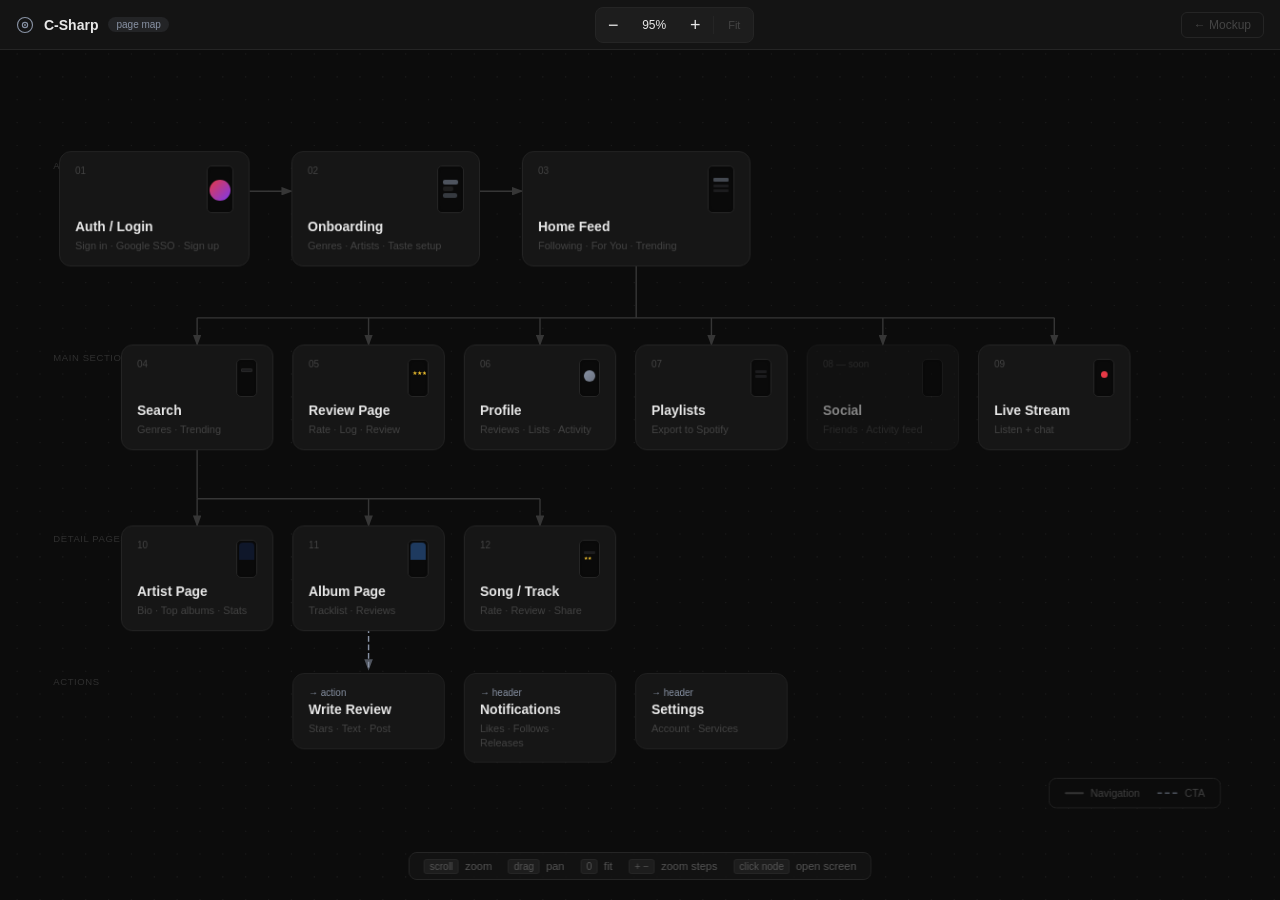
<file: flowchart.html>
<!DOCTYPE html>
<html lang="en">
<head>
  <meta charset="UTF-8">
  <meta name="viewport" content="width=device-width, initial-scale=1.0">
  <title>C-Sharp — Page Map</title>
  <style>
    *, *::before, *::after { box-sizing: border-box; margin: 0; padding: 0; }
    :root {
      --bg: #0c0c0c; --surface: #161616; --surface2: #1d1d1d; --border: #252525;
      --text: #e8e8e8; --dim: #444; --dim2: #303030; --accent: #8892a4;
    }
    html, body { height: 100%; background: var(--bg); color: var(--text); overflow: hidden;
      font-family: -apple-system, BlinkMacSystemFont, 'SF Pro Display', 'Segoe UI', sans-serif; }

    header {
      position: relative; z-index: 100; height: 50px;
      background: #161616ee; backdrop-filter: blur(16px);
      border-bottom: 1px solid var(--border);
      display: flex; align-items: center; justify-content: space-between; padding: 0 16px;
      flex-shrink: 0;
    }
    .h-left   { display: flex; align-items: center; gap: 10px; }
    .h-title  { font-size: 14px; font-weight: 600; }
    .h-tag    { font-size: 10px; background: rgba(136,146,164,.12); color: var(--accent); padding: 2px 8px; border-radius: 99px; font-weight: 500; }
    .h-back   { color: var(--dim); text-decoration: none; font-size: 12px; border: 1px solid var(--border); padding: 5px 12px; border-radius: 6px; transition: color .1s, border-color .1s; }
    .h-back:hover { color: var(--text); border-color: #444; }

    .zoom-controls {
      display: flex; align-items: center; gap: 4px;
      background: var(--surface2); border: 1px solid var(--border); border-radius: 8px; padding: 3px;
    }
    .zc-btn {
      width: 28px; height: 28px; border-radius: 5px; border: none; background: none;
      color: var(--text); font-size: 18px; cursor: pointer; display: flex; align-items: center;
      justify-content: center; font-family: inherit; transition: background .1s; line-height: 1;
    }
    .zc-btn:hover { background: rgba(255,255,255,.07); }
    .zc-pct { min-width: 46px; text-align: center; font-size: 12px; color: var(--text); font-feature-settings: 'tnum'; }
    .zc-sep { width: 1px; height: 18px; background: var(--border); }
    .zc-fit {
      padding: 0 10px; height: 28px; border-radius: 5px; border: none; background: none;
      color: var(--dim); font-size: 11px; cursor: pointer; font-family: inherit; transition: color .1s, background .1s;
    }
    .zc-fit:hover { color: var(--text); background: rgba(255,255,255,.07); }

    .hint {
      position: fixed; bottom: 20px; left: 50%; transform: translateX(-50%);
      background: rgba(20,20,20,.92); backdrop-filter: blur(12px);
      border: 1px solid var(--border); border-radius: 8px;
      font-size: 11px; color: #555; padding: 7px 14px;
      display: flex; gap: 16px; z-index: 200; pointer-events: none;
      transition: opacity 1.2s;
    }
    .hint.fade { opacity: 0; }
    .hint-key { background: var(--surface2); border: 1px solid var(--border); border-radius: 3px; padding: 1px 5px; font-size: 10px; margin-right: 3px; }

    /* infinite canvas */
    #canvas-outer {
      width: 100vw; height: calc(100vh - 50px);
      overflow: hidden; position: relative;
      cursor: grab; user-select: none; -webkit-user-select: none;
    }
    #canvas-outer.panning { cursor: grabbing; }

    /* dot grid background, moves with the canvas */
    #canvas-bg {
      position: absolute; inset: 0; pointer-events: none; z-index: 0;
    }

    #canvas-inner {
      position: absolute; top: 0; left: 0;
      transform-origin: 0 0;
      width: 1260px; height: 740px;
      z-index: 1;
    }

    .arrows {
      position: absolute; top: 0; left: 0;
      width: 1260px; height: 740px;
      pointer-events: none; overflow: visible;
    }

    .row-label {
      position: absolute; left: 14px;
      font-size: 10px; color: var(--dim2); text-transform: uppercase;
      letter-spacing: 0.6px; font-weight: 500; white-space: nowrap;
    }

    .node {
      position: absolute;
      background: var(--surface);
      border: 1.5px solid var(--border);
      border-radius: 12px;
      padding: 14px 16px 13px;
      cursor: pointer; text-decoration: none; color: var(--text);
      display: block; overflow: hidden;
      transition: border-color .2s, box-shadow .2s, transform .15s;
      will-change: transform;
    }
    .node:hover {
      border-color: var(--accent);
      box-shadow: 0 0 0 1px var(--accent), 0 12px 32px rgba(0,0,0,.6);
      transform: translateY(-3px);
    }
    .node-bar {
      position: absolute; top: 0; left: 14px; right: 14px;
      height: 2px; background: var(--accent); border-radius: 99px;
      opacity: 0; transition: opacity .2s;
    }
    .node:hover .node-bar { opacity: 1; }

    .node-ph {
      width: 28px; height: 50px; border-radius: 5px;
      border: 1.5px solid #262626; background: #090909;
      float: right; margin: 0 0 6px 10px; position: relative;
    }
    .node-ph::before {
      content: ''; position: absolute; top: 4px; left: 50%; transform: translateX(-50%);
      width: 13px; height: 4px; background: #000; border-radius: 3px;
    }
    .node-ph-screen {
      position: absolute; top: 2px; left: 2px; right: 2px; bottom: 2px;
      border-radius: 4px; overflow: hidden;
    }

    .node-eyebrow { font-size: 10px; color: var(--dim); margin-bottom: 4px; }
    .node-title   { font-size: 14px; font-weight: 700; line-height: 1.2; clear: right; }
    .node-desc    { font-size: 11px; color: var(--dim); margin-top: 4px; clear: both; line-height: 1.35; }

    .map-legend {
      position: absolute; bottom: 20px; right: 20px;
      display: flex; gap: 18px; font-size: 11px; color: var(--dim); align-items: center;
      background: rgba(14,14,14,.85); backdrop-filter: blur(8px);
      border: 1px solid var(--border); border-radius: 8px; padding: 9px 16px;
    }
    .leg-item { display: flex; align-items: center; gap: 7px; }
    .leg-line { width: 20px; height: 1.5px; border-radius: 1px; }
  </style>
</head>
<body>

<header>
  <div class="h-left">
    <svg viewBox="0 0 24 24" width="18" height="18" fill="none" stroke="#8892a4" stroke-width="1.5">
      <circle cx="12" cy="12" r="10"/><circle cx="12" cy="12" r="3.5"/>
      <circle cx="12" cy="12" r="1.2" fill="#8892a4" stroke="none"/>
    </svg>
    <span class="h-title">C-Sharp</span>
    <span class="h-tag">page map</span>
  </div>

  <div class="zoom-controls">
    <button class="zc-btn" id="btn-zoom-out" title="Zoom out  −">−</button>
    <span class="zc-pct" id="zoom-pct">100%</span>
    <button class="zc-btn" id="btn-zoom-in" title="Zoom in  +">+</button>
    <div class="zc-sep"></div>
    <button class="zc-fit" id="btn-fit" title="Fit to screen  0">Fit</button>
  </div>

  <a class="h-back" href="index.html">← Mockup</a>
</header>

<div id="canvas-outer">
  <canvas id="canvas-bg"></canvas>

  <div id="canvas-inner">

    <!-- SVG ARROWS -->
    <svg class="arrows">
      <defs>
        <marker id="arr" markerWidth="8" markerHeight="6" refX="7" refY="3" orient="auto">
          <polygon points="0 0, 8 3, 0 6" fill="#363636"/>
        </marker>
        <marker id="arr-acc" markerWidth="8" markerHeight="6" refX="7" refY="3" orient="auto">
          <polygon points="0 0, 8 3, 0 6" fill="#8892a4" opacity="0.55"/>
        </marker>
      </defs>

      <!-- Row 0: Auth → Onboarding → Home -->
      <line x1="220" y1="72" x2="264" y2="72" stroke="#363636" stroke-width="1.5" marker-end="url(#arr)"/>
      <line x1="462" y1="72" x2="506" y2="72" stroke="#363636" stroke-width="1.5" marker-end="url(#arr)"/>

      <!-- Home bottom (626,117) → H-bar at y=205 → drops to 6 row-1 nodes (CX: 165 345 525 705 885 1065) -->
      <line x1="626" y1="117" x2="626" y2="205" stroke="#363636" stroke-width="1.5"/>
      <line x1="165"  y1="205" x2="1065" y2="205" stroke="#363636" stroke-width="1.5"/>
      <line x1="165"  y1="205" x2="165"  y2="233" stroke="#363636" stroke-width="1.5" marker-end="url(#arr)"/>
      <line x1="345"  y1="205" x2="345"  y2="233" stroke="#363636" stroke-width="1.5" marker-end="url(#arr)"/>
      <line x1="525"  y1="205" x2="525"  y2="233" stroke="#363636" stroke-width="1.5" marker-end="url(#arr)"/>
      <line x1="705"  y1="205" x2="705"  y2="233" stroke="#363636" stroke-width="1.5" marker-end="url(#arr)"/>
      <line x1="885"  y1="205" x2="885"  y2="233" stroke="#363636" stroke-width="1.5" marker-end="url(#arr)"/>
      <line x1="1065" y1="205" x2="1065" y2="233" stroke="#363636" stroke-width="1.5" marker-end="url(#arr)"/>

      <!-- Search bottom (165,313) → H-bar at y=395 → Artist / Album / Song (CX: 165 345 525) -->
      <line x1="165" y1="313" x2="165" y2="395" stroke="#363636" stroke-width="1.5"/>
      <line x1="165" y1="395" x2="525" y2="395" stroke="#363636" stroke-width="1.5"/>
      <line x1="165" y1="395" x2="165" y2="423" stroke="#363636" stroke-width="1.5" marker-end="url(#arr)"/>
      <line x1="345" y1="395" x2="345" y2="423" stroke="#363636" stroke-width="1.5" marker-end="url(#arr)"/>
      <line x1="525" y1="395" x2="525" y2="423" stroke="#363636" stroke-width="1.5" marker-end="url(#arr)"/>

      <!-- Album bottom (345,503) → Write Review (y=578) dashed -->
      <line x1="345" y1="503" x2="345" y2="574"
            stroke="#8892a4" stroke-width="1.5" stroke-dasharray="6 3" marker-end="url(#arr-acc)"/>
    </svg>

    <!-- ROW LABELS -->
    <div class="row-label" style="top:40px">Auth Flow</div>
    <div class="row-label" style="top:241px">Main Sections</div>
    <div class="row-label" style="top:431px">Detail Pages</div>
    <div class="row-label" style="top:582px">Actions</div>

    <!-- ═══════════════════════════════════════
         ROW 0   y=30  h=87  w=200/240
         Auth cx=120    Onbo cx=363    Home cx=626
    ═══════════════════════════════════════ -->

    <a class="node" href="index.html?screen=auth" style="left:20px;top:30px;width:200px">
      <div class="node-bar"></div>
      <div class="node-ph">
        <div class="node-ph-screen" style="background:#0a0a0a">
          <div style="width:22px;height:22px;border-radius:50%;background:linear-gradient(135deg,#e63946,#7c3aed);margin:12px auto 0"></div>
        </div>
      </div>
      <div class="node-eyebrow">01</div>
      <div class="node-title">Auth / Login</div>
      <div class="node-desc">Sign in · Google SSO · Sign up</div>
    </a>

    <a class="node" href="index.html?screen=onboarding" style="left:264px;top:30px;width:198px">
      <div class="node-bar"></div>
      <div class="node-ph">
        <div class="node-ph-screen" style="background:#0a0a0a">
          <div style="display:flex;flex-wrap:wrap;gap:2px;padding:12px 3px 0">
            <div style="height:5px;width:18px;background:#8892a4;border-radius:2px;opacity:0.55"></div>
            <div style="height:5px;width:11px;background:#1e1e1e;border-radius:2px"></div>
            <div style="height:5px;width:15px;background:#8892a4;border-radius:2px;opacity:0.35"></div>
          </div>
        </div>
      </div>
      <div class="node-eyebrow">02</div>
      <div class="node-title">Onboarding</div>
      <div class="node-desc">Genres · Artists · Taste setup</div>
    </a>

    <a class="node" href="index.html?screen=home" style="left:506px;top:30px;width:240px">
      <div class="node-bar"></div>
      <div class="node-ph">
        <div class="node-ph-screen" style="background:#0a0a0a">
          <div style="height:4px;background:#8892a4;margin:10px 3px 3px;border-radius:1px;opacity:0.45"></div>
          <div style="height:3px;background:#1c1c1e;margin:0 3px 2px;border-radius:1px"></div>
          <div style="height:3px;background:#1c1c1e;margin:0 3px;border-radius:1px"></div>
        </div>
      </div>
      <div class="node-eyebrow">03</div>
      <div class="node-title">Home Feed</div>
      <div class="node-desc">Following · For You · Trending</div>
    </a>

    <!-- ═══════════════════════════════════════
         ROW 1   y=233  h=80  w=160  gap=20
         L:  85  265  445  625  805  985
         CX: 165 345  525  705  885  1065
    ═══════════════════════════════════════ -->

    <a class="node" href="index.html?screen=search" style="left:85px;top:233px;width:160px">
      <div class="node-bar"></div>
      <div class="node-ph" style="width:22px;height:40px">
        <div class="node-ph-screen" style="background:#0a0a0a">
          <div style="height:4px;background:#1c1c1e;margin:7px 2px 2px;border-radius:1px;border:1px solid #282828"></div>
        </div>
      </div>
      <div class="node-eyebrow">04</div>
      <div class="node-title">Search</div>
      <div class="node-desc">Genres · Trending</div>
    </a>

    <a class="node" href="index.html?screen=review" style="left:265px;top:233px;width:160px">
      <div class="node-bar"></div>
      <div class="node-ph" style="width:22px;height:40px">
        <div class="node-ph-screen" style="background:#0a0a0a">
          <div style="display:flex;gap:1px;padding:9px 2px 0"><span style="color:#f4c430;font-size:6px;line-height:1">★★★</span></div>
        </div>
      </div>
      <div class="node-eyebrow">05</div>
      <div class="node-title">Review Page</div>
      <div class="node-desc">Rate · Log · Review</div>
    </a>

    <a class="node" href="index.html?screen=profile" style="left:445px;top:233px;width:160px">
      <div class="node-bar"></div>
      <div class="node-ph" style="width:22px;height:40px">
        <div class="node-ph-screen" style="background:#0a0a0a">
          <div style="width:12px;height:12px;border-radius:50%;background:linear-gradient(135deg,#8892a4,#6b7280);margin:9px auto 0"></div>
        </div>
      </div>
      <div class="node-eyebrow">06</div>
      <div class="node-title">Profile</div>
      <div class="node-desc">Reviews · Lists · Activity</div>
    </a>

    <a class="node" href="index.html?screen=playlists" style="left:625px;top:233px;width:160px">
      <div class="node-bar"></div>
      <div class="node-ph" style="width:22px;height:40px">
        <div class="node-ph-screen" style="background:#0a0a0a">
          <div style="height:3px;background:#1c1c1e;margin:9px 2px 2px;border-radius:1px"></div>
          <div style="height:3px;background:#1c1c1e;margin:0 2px;border-radius:1px"></div>
        </div>
      </div>
      <div class="node-eyebrow">07</div>
      <div class="node-title">Playlists</div>
      <div class="node-desc">Export to Spotify</div>
    </a>

    <a class="node" href="index.html?screen=home" style="left:805px;top:233px;width:160px;opacity:0.55">
      <div class="node-bar"></div>
      <div class="node-ph" style="width:22px;height:40px">
        <div class="node-ph-screen" style="background:#0a0a0a"></div>
      </div>
      <div class="node-eyebrow">08 — soon</div>
      <div class="node-title">Social</div>
      <div class="node-desc">Friends · Activity feed</div>
    </a>

    <a class="node" href="index.html?screen=live" style="left:985px;top:233px;width:160px">
      <div class="node-bar"></div>
      <div class="node-ph" style="width:22px;height:40px">
        <div class="node-ph-screen" style="background:#0a0a0a">
          <div style="width:7px;height:7px;border-radius:50%;background:#e63946;margin:10px auto 0"></div>
        </div>
      </div>
      <div class="node-eyebrow">09</div>
      <div class="node-title">Live Stream</div>
      <div class="node-desc">Listen + chat</div>
    </a>

    <!-- ═══════════════════════════════════════
         ROW 2   y=423  h=80  w=160
         L:  85  265  445
         CX: 165 345  525
    ═══════════════════════════════════════ -->

    <a class="node" href="index.html?screen=artist" style="left:85px;top:423px;width:160px">
      <div class="node-bar"></div>
      <div class="node-ph" style="width:22px;height:40px">
        <div class="node-ph-screen" style="background:linear-gradient(to bottom,#0f172a 52%,#0a0a0a 52%)"></div>
      </div>
      <div class="node-eyebrow">10</div>
      <div class="node-title">Artist Page</div>
      <div class="node-desc">Bio · Top albums · Stats</div>
    </a>

    <a class="node" href="index.html?screen=album" style="left:265px;top:423px;width:160px">
      <div class="node-bar"></div>
      <div class="node-ph" style="width:22px;height:40px">
        <div class="node-ph-screen" style="background:linear-gradient(to bottom,#1e3a5f 52%,#0a0a0a 52%)"></div>
      </div>
      <div class="node-eyebrow">11</div>
      <div class="node-title">Album Page</div>
      <div class="node-desc">Tracklist · Reviews</div>
    </a>

    <a class="node" href="index.html?screen=song" style="left:445px;top:423px;width:160px">
      <div class="node-bar"></div>
      <div class="node-ph" style="width:22px;height:40px">
        <div class="node-ph-screen" style="background:#0a0a0a">
          <div style="height:3px;background:#1c1c1e;margin:9px 2px 2px;border-radius:1px"></div>
          <div style="display:flex;gap:1px;padding:0 2px"><span style="color:#f4c430;font-size:5px;line-height:1">★★</span></div>
        </div>
      </div>
      <div class="node-eyebrow">12</div>
      <div class="node-title">Song / Track</div>
      <div class="node-desc">Rate · Review · Share</div>
    </a>

    <!-- ═══════════════════════════════════════
         ROW 3   y=578  action nodes
    ═══════════════════════════════════════ -->

    <a class="node" href="index.html?screen=review" style="left:265px;top:578px;width:160px;border-color:#222">
      <div class="node-bar"></div>
      <div class="node-eyebrow" style="color:var(--accent)">→ action</div>
      <div class="node-title">Write Review</div>
      <div class="node-desc">Stars · Text · Post</div>
    </a>

    <!-- Reached from the global header (bell / gear) on every screen, so they
         hang off no single parent and take no connector line. -->
    <a class="node" href="index.html?screen=notifications" style="left:445px;top:578px;width:160px;border-color:#222">
      <div class="node-bar"></div>
      <div class="node-eyebrow" style="color:var(--accent)">→ header</div>
      <div class="node-title">Notifications</div>
      <div class="node-desc">Likes · Follows · Releases</div>
    </a>

    <a class="node" href="index.html?screen=settings" style="left:625px;top:578px;width:160px;border-color:#222">
      <div class="node-bar"></div>
      <div class="node-eyebrow" style="color:var(--accent)">→ header</div>
      <div class="node-title">Settings</div>
      <div class="node-desc">Account · Services</div>
    </a>

    <!-- LEGEND -->
    <div class="map-legend">
      <div class="leg-item"><div class="leg-line" style="background:#363636"></div><span>Navigation</span></div>
      <div class="leg-item">
        <svg width="22" height="8"><line x1="0" y1="4" x2="22" y2="4" stroke="#8892a4" stroke-width="1.5" stroke-dasharray="5,3" opacity="0.55"/></svg>
        <span>CTA</span>
      </div>
    </div>

  </div><!-- /canvas-inner -->
</div><!-- /canvas-outer -->

<div class="hint" id="hint">
  <span><span class="hint-key">scroll</span> zoom</span>
  <span><span class="hint-key">drag</span> pan</span>
  <span><span class="hint-key">0</span> fit</span>
  <span><span class="hint-key">+ −</span> zoom steps</span>
  <span><span class="hint-key">click node</span> open screen</span>
</div>

<script>
// ── State ──
let scale = 1, ox = 0, oy = 0;
let dragging = false, sx = 0, sy = 0, sox = 0, soy = 0;
let lastTouchDist = null;
let lastTouchX = 0, lastTouchY = 0;

const co = document.getElementById('canvas-outer');
const ci = document.getElementById('canvas-inner');
const zLabel = document.getElementById('zoom-pct');
const hint = document.getElementById('hint');
const bgCanvas = document.getElementById('canvas-bg');
const bgCtx = bgCanvas.getContext('2d');

const CW = 1260, CH = 740;
const MIN = 0.12, MAX = 3.5;

// ── Grid background ──────────────────────────────────────────
function drawGrid() {
  const w = co.clientWidth, h = co.clientHeight;
  bgCanvas.width = w; bgCanvas.height = h;
  const spacing = 24 * scale;
  const dotR = 0.8;
  const startX = ((ox % spacing) + spacing) % spacing;
  const startY = ((oy % spacing) + spacing) % spacing;
  bgCtx.clearRect(0, 0, w, h);
  bgCtx.fillStyle = 'rgba(255,255,255,0.06)';
  for (let x = startX; x < w; x += spacing) {
    for (let y = startY; y < h; y += spacing) {
      bgCtx.beginPath();
      bgCtx.arc(x, y, dotR, 0, Math.PI * 2);
      bgCtx.fill();
    }
  }
}

// ── Apply transform ──────────────────────────────────────────
function applyTransform() {
  ci.style.transform = `translate(${ox}px, ${oy}px) scale(${scale})`;
  zLabel.textContent = Math.round(scale * 100) + '%';
  drawGrid();
}

// ── Fit to viewport ──────────────────────────────────────────
function fit(pad) {
  pad = pad ?? 50;
  const ow = co.clientWidth, oh = co.clientHeight;
  scale = Math.max(MIN, Math.min(MAX, Math.min((ow - pad*2) / CW, (oh - pad*2) / CH)));
  ox = (ow - CW * scale) / 2;
  oy = (oh - CH * scale) / 2;
  applyTransform();
}

// ── Zoom toward a point ──────────────────────────────────────
function zoomAt(mx, my, factor) {
  const ns = Math.max(MIN, Math.min(MAX, scale * factor));
  const af = ns / scale;
  ox = mx + (ox - mx) * af;
  oy = my + (oy - my) * af;
  scale = ns;
  applyTransform();
}

// ── Wheel ────────────────────────────────────────────────────
co.addEventListener('wheel', e => {
  e.preventDefault();
  const rect = co.getBoundingClientRect();
  const mx = e.clientX - rect.left;
  const my = e.clientY - rect.top;

  if (e.ctrlKey) {
    // Pinch to zoom (trackpad)
    zoomAt(mx, my, e.deltaY > 0 ? 0.94 : 1/0.94);
  } else if (Math.abs(e.deltaY) < 50 && Math.abs(e.deltaX) < 50) {
    // Trackpad two-finger pan
    ox -= e.deltaX;
    oy -= e.deltaY;
    applyTransform();
  } else {
    // Mouse wheel zoom
    zoomAt(mx, my, e.deltaY < 0 ? 1.15 : 1/1.15);
  }
}, { passive: false });

// ── Mouse drag ───────────────────────────────────────────────
co.addEventListener('mousedown', e => {
  // don't intercept clicks on nodes (unless middle click)
  if (e.button === 0 && e.target.closest('a.node')) return;
  e.preventDefault();
  dragging = true;
  sx = e.clientX; sy = e.clientY;
  sox = ox; soy = oy;
  co.classList.add('panning');
});
window.addEventListener('mousemove', e => {
  if (!dragging) return;
  ox = sox + (e.clientX - sx);
  oy = soy + (e.clientY - sy);
  applyTransform();
});
window.addEventListener('mouseup', () => {
  if (!dragging) return;
  dragging = false;
  co.classList.remove('panning');
});

// ── Touch ────────────────────────────────────────────────────
co.addEventListener('touchstart', e => {
  e.preventDefault();
  if (e.touches.length === 2) {
    const dx = e.touches[0].clientX - e.touches[1].clientX;
    const dy = e.touches[0].clientY - e.touches[1].clientY;
    lastTouchDist = Math.hypot(dx, dy);
    lastTouchX = (e.touches[0].clientX + e.touches[1].clientX) / 2;
    lastTouchY = (e.touches[0].clientY + e.touches[1].clientY) / 2;
  } else {
    lastTouchDist = null;
    sx = e.touches[0].clientX; sy = e.touches[0].clientY;
    sox = ox; soy = oy;
  }
}, { passive: false });

co.addEventListener('touchmove', e => {
  e.preventDefault();
  const rect = co.getBoundingClientRect();
  if (e.touches.length === 2 && lastTouchDist) {
    const dx = e.touches[0].clientX - e.touches[1].clientX;
    const dy = e.touches[0].clientY - e.touches[1].clientY;
    const dist = Math.hypot(dx, dy);
    const midX = (e.touches[0].clientX + e.touches[1].clientX) / 2 - rect.left;
    const midY = (e.touches[0].clientY + e.touches[1].clientY) / 2 - rect.top;
    zoomAt(midX, midY, dist / lastTouchDist);
    lastTouchDist = dist;
  } else if (e.touches.length === 1) {
    ox = sox + (e.touches[0].clientX - sx);
    oy = soy + (e.touches[0].clientY - sy);
    applyTransform();
  }
}, { passive: false });
co.addEventListener('touchend', () => { lastTouchDist = null; });

// ── Keyboard ─────────────────────────────────────────────────
document.addEventListener('keydown', e => {
  if (e.target.tagName === 'INPUT' || e.target.tagName === 'TEXTAREA') return;
  if (e.key === '0') { fit(); return; }
  if (e.key === '=' || e.key === '+') { zoomAt(co.clientWidth/2, co.clientHeight/2, 1.25); return; }
  if (e.key === '-') { zoomAt(co.clientWidth/2, co.clientHeight/2, 1/1.25); return; }
  if (e.key === 'ArrowLeft')  { ox += 60; applyTransform(); }
  if (e.key === 'ArrowRight') { ox -= 60; applyTransform(); }
  if (e.key === 'ArrowUp')    { oy += 60; applyTransform(); }
  if (e.key === 'ArrowDown')  { oy -= 60; applyTransform(); }
});

// ── Toolbar ──────────────────────────────────────────────────
document.getElementById('btn-zoom-in').addEventListener('click',  () => zoomAt(co.clientWidth/2, co.clientHeight/2, 1.3));
document.getElementById('btn-zoom-out').addEventListener('click', () => zoomAt(co.clientWidth/2, co.clientHeight/2, 1/1.3));
document.getElementById('btn-fit').addEventListener('click', () => fit());

// ── Init ─────────────────────────────────────────────────────
window.addEventListener('load', () => {
  fit(40);
  bgCanvas.style.position = 'absolute';
  bgCanvas.style.inset = '0';
  bgCanvas.style.pointerEvents = 'none';
  setTimeout(() => hint.classList.add('fade'), 5000);
});

let resizeT;
window.addEventListener('resize', () => {
  clearTimeout(resizeT);
  resizeT = setTimeout(() => { fit(40); }, 150);
});
</script>
</body>
</html>
</file>
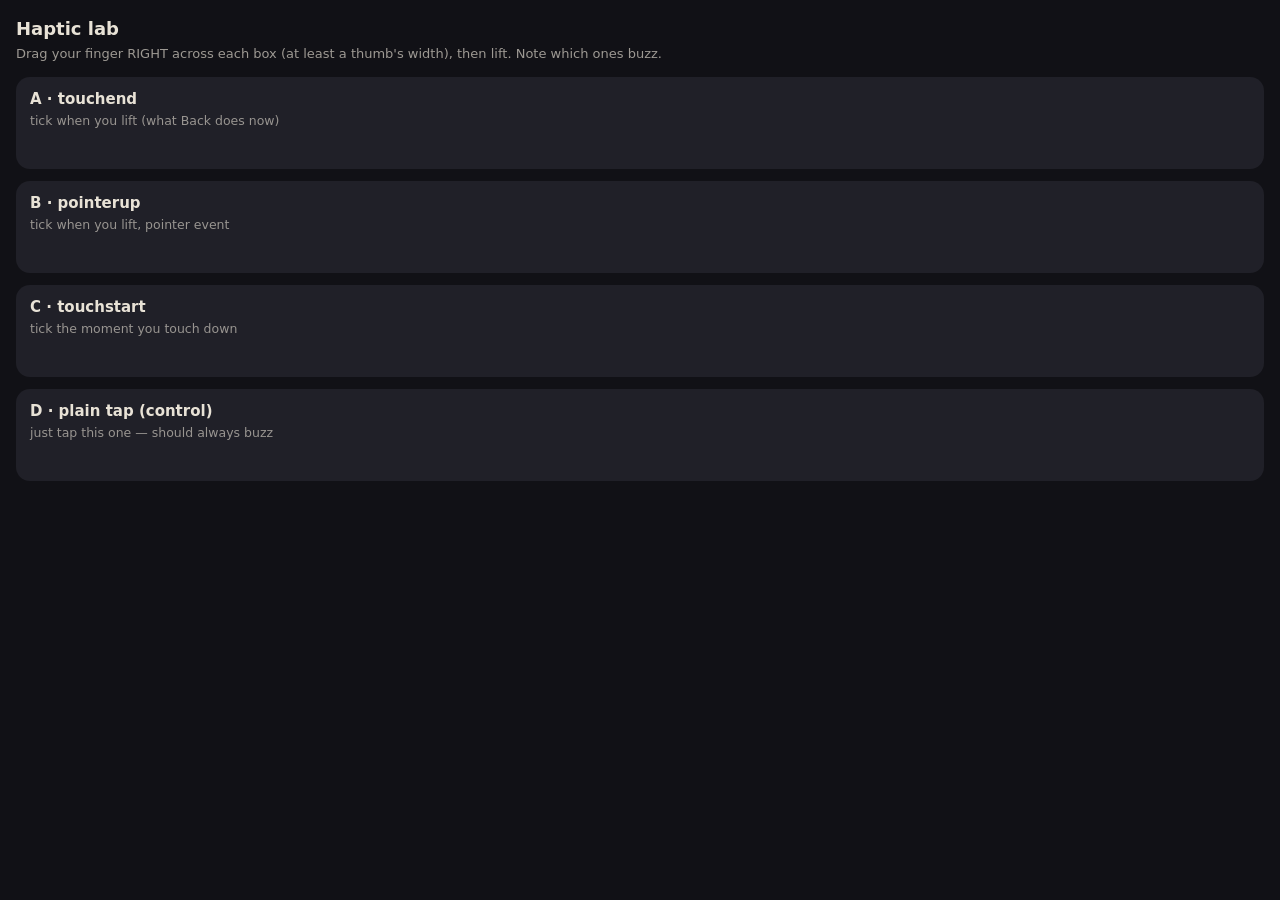
<file: haptic-lab.html>
<!doctype html>
<html lang="en">
<head>
<meta charset="utf-8">
<meta name="viewport" content="width=device-width, initial-scale=1, maximum-scale=1, user-scalable=no">
<title>Haptic Lab</title>
<!-- Dev tool (csharpdeveloper, 2026-11-17): which touch events can still play
     the iOS switch haptic AFTER A DRAG (the edge-swipe Back gave no tick from
     touchend). Drag right across each box and let go; the box flashes and
     counts every time it tried to tick, so "flashed but no buzz" = iOS said no. -->
<style>
  :root { color-scheme: dark; }
  body { margin: 0; background: #111116; color: #e8e2d6; font: 15px/1.4 -apple-system, system-ui, sans-serif; padding: 16px; }
  h1 { font-size: 18px; margin: 0 0 4px; }
  p { margin: 0 0 14px; opacity: .65; font-size: 13px; }
  .z { height: 92px; border-radius: 14px; background: #202028; margin: 0 0 12px; padding: 12px 14px; box-sizing: border-box;
       touch-action: none; user-select: none; -webkit-user-select: none; transition: background .12s; }
  .z b { display: block; font-size: 15px; }
  .z span { font-size: 12.5px; opacity: .6; }
  .z.hit { background: #3b82f6; }
</style>
</head>
<body>
<h1>Haptic lab</h1>
<p>Drag your finger RIGHT across each box (at least a thumb's width), then lift. Note which ones buzz.</p>
<div class="z" data-on="touchend"><b>A · touchend</b><span>tick when you lift (what Back does now)</span></div>
<div class="z" data-on="pointerup"><b>B · pointerup</b><span>tick when you lift, pointer event</span></div>
<div class="z" data-on="touchstart"><b>C · touchstart</b><span>tick the moment you touch down</span></div>
<div class="z" data-on="click"><b>D · plain tap (control)</b><span>just tap this one — should always buzz</span></div>
<script>
function tick() {
  const lb = document.createElement('label');
  lb.style.display = 'none';
  lb.innerHTML = '<input type="checkbox" switch>';
  document.body.appendChild(lb);
  lb.click();
  lb.remove();
  try { navigator.vibrate && navigator.vibrate(10); } catch (x) {}
}
document.querySelectorAll('.z').forEach(z => {
  let n = 0, x0 = 0;
  const flash = () => { n++; z.querySelector('span').textContent = 'tried ' + n + '×'; z.classList.add('hit'); setTimeout(() => z.classList.remove('hit'), 160); };
  const on = z.dataset.on;
  z.addEventListener('touchstart', e => { x0 = e.touches[0].clientX; if (on === 'touchstart') { tick(); flash(); } }, { passive: true });
  z.addEventListener('touchmove', e => e.preventDefault(), { passive: false });
  if (on === 'touchend') z.addEventListener('touchend', e => { if (e.changedTouches[0].clientX - x0 > 40) { tick(); flash(); } });
  if (on === 'pointerup') z.addEventListener('pointerup', e => { if (e.clientX - x0 > 40) { tick(); flash(); } });
  if (on === 'click') z.addEventListener('click', () => { tick(); flash(); });
});
</script>
</body>
</html>
</file>
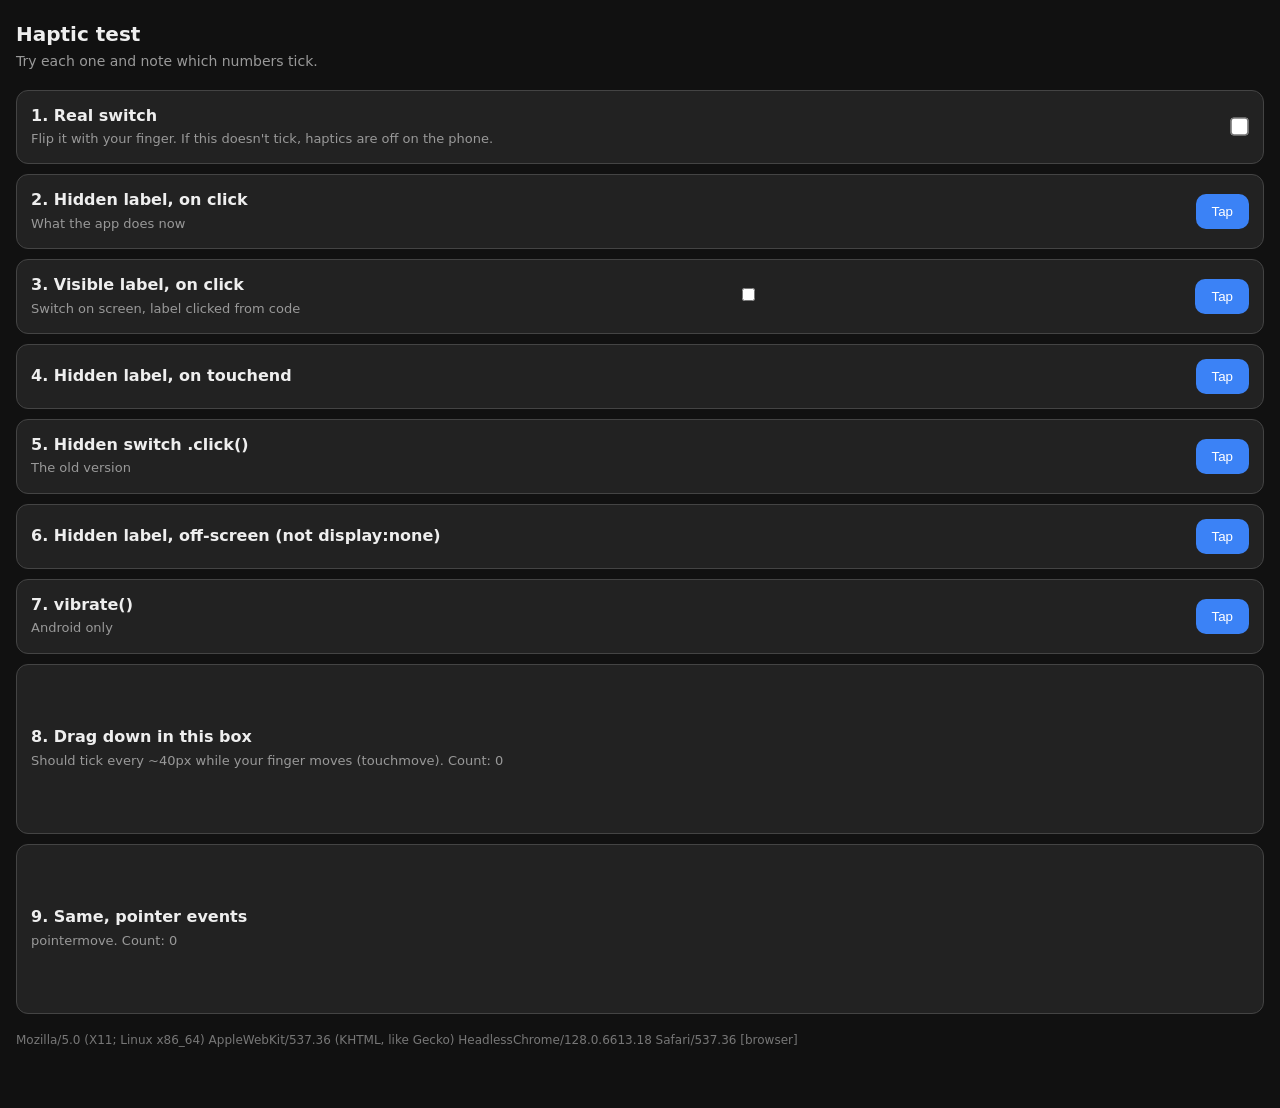
<file: haptic-test.html>
<!doctype html>
<html lang="en">
<head>
<meta charset="utf-8">
<meta name="viewport" content="width=device-width, initial-scale=1, maximum-scale=1, user-scalable=no">
<title>Haptic Test</title>
<style>
  :root { --bg: #111; --ink: #eee; --card: #222; --line: #444; }
  body { margin: 0; padding: 20px 16px 60px; background: var(--bg); color: var(--ink);
         font: 16px/1.4 -apple-system, system-ui, sans-serif; }
  h1 { font-size: 20px; margin: 0 0 4px; }
  p.sub { margin: 0 0 18px; color: #999; font-size: 14px; }
  .row { display: flex; align-items: center; justify-content: space-between; gap: 12px;
         background: var(--card); border: 1px solid var(--line); border-radius: 12px;
         padding: 14px; margin-bottom: 10px; }
  .row b { display: block; }
  .row i { font-style: normal; color: #999; font-size: 13px; }
  button { font: 600 15px inherit; padding: 10px 16px; border-radius: 10px; border: 0;
           background: #3b82f6; color: #fff; flex-shrink: 0; }
  #ua { color: #777; font-size: 12px; margin-top: 18px; word-break: break-all; }
</style>
</head>
<body>
<h1>Haptic test</h1>
<p class="sub">Try each one and note which numbers tick.</p>

<div class="row"><span><b>1. Real switch</b><i>Flip it with your finger. If this doesn't tick, haptics are off on the phone.</i></span>
  <input type="checkbox" switch style="transform:scale(1.4)"></div>

<div class="row"><span><b>2. Hidden label, on click</b><i>What the app does now</i></span>
  <button id="t2">Tap</button></div>

<div class="row"><span><b>3. Visible label, on click</b><i>Switch on screen, label clicked from code</i></span>
  <label id="l3"><input type="checkbox" switch></label><button id="t3">Tap</button></div>

<div class="row"><span><b>4. Hidden label, on touchend</b></span>
  <button id="t4">Tap</button></div>

<div class="row"><span><b>5. Hidden switch .click()</b><i>The old version</i></span>
  <button id="t5">Tap</button></div>

<div class="row"><span><b>6. Hidden label, off-screen (not display:none)</b></span>
  <button id="t6">Tap</button></div>

<div class="row"><span><b>7. vibrate()</b><i>Android only</i></span>
  <button id="t7">Tap</button></div>

<div class="row" id="drag8" style="height:140px;touch-action:none"><span><b>8. Drag down in this box</b><i>Should tick every ~40px while your finger moves (touchmove). Count: <span id="c8">0</span></i></span></div>

<div class="row" id="drag9" style="height:140px;touch-action:none"><span><b>9. Same, pointer events</b><i>pointermove. Count: <span id="c9">0</span></i></span></div>

<div id="ua"></div>
<script>
  document.getElementById('ua').textContent = navigator.userAgent +
    (navigator.standalone ? '  [home screen]' : '  [browser]');
  function hiddenLabel(style) {
    const lb = document.createElement('label');
    lb.setAttribute('aria-hidden', 'true'); lb.style.cssText = style;
    lb.innerHTML = '<input type="checkbox" switch>';
    document.body.appendChild(lb);
    lb.click(); lb.remove();
  }
  t2.onclick = () => hiddenLabel('display:none');
  t3.onclick = () => l3.click();
  t4.addEventListener('touchend', () => hiddenLabel('display:none'));
  t5.onclick = () => { const i = document.createElement('input'); i.type = 'checkbox';
    i.setAttribute('switch', ''); i.style.cssText = 'position:fixed;opacity:0;left:-9px';
    document.body.appendChild(i); i.click(); i.remove(); };
  t6.onclick = () => hiddenLabel('position:fixed;left:-100px;top:0;opacity:0.01');
  function dragTest(el, cnt, down, move) {
    let y0 = null, n = 0;
    el.addEventListener(down, e => { y0 = (e.touches ? e.touches[0] : e).clientY; });
    el.addEventListener(move, e => {
      if (y0 == null) return;
      const y = (e.touches ? e.touches[0] : e).clientY;
      if (Math.abs(y - y0) >= 40) { y0 = y; cnt.textContent = ++n; hiddenLabel('display:none'); }
    }, { passive: false });
    el.addEventListener(down === 'touchstart' ? 'touchend' : 'pointerup', () => { y0 = null; });
  }
  dragTest(drag8, c8, 'touchstart', 'touchmove');
  dragTest(drag9, c9, 'pointerdown', 'pointermove');
  t7.onclick = () => { if (navigator.vibrate) navigator.vibrate(30); else t7.textContent = 'n/a'; };
</script>
</body>
</html>
</file>
